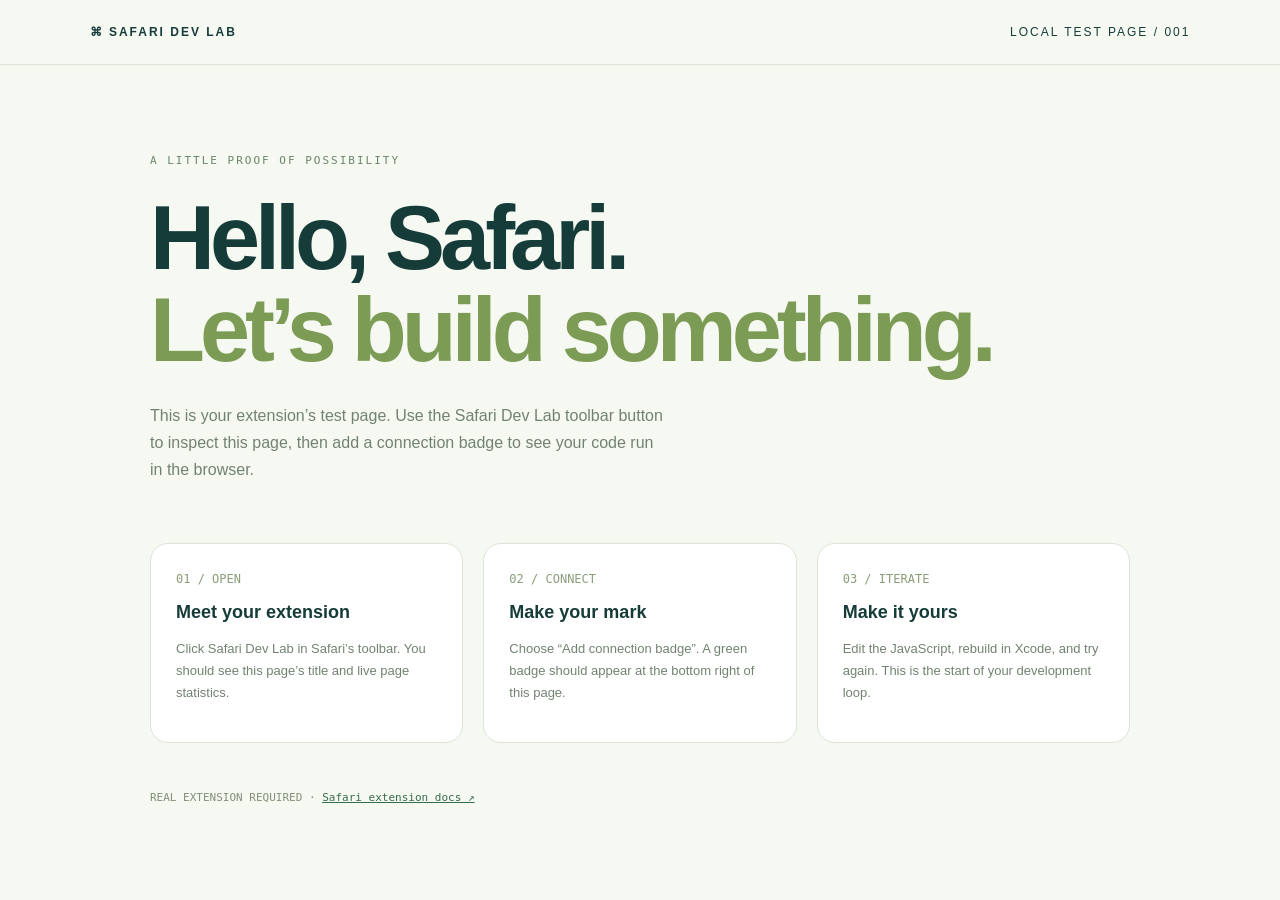
<file: demo/index.html>
<!doctype html><html lang="en"><head><meta charset="utf-8"><meta name="viewport" content="width=device-width,initial-scale=1"><title>Safari Dev Lab — Test page</title><style>
*{box-sizing:border-box}body{margin:0;background:#f6f8f2;color:#163c39;font-family:-apple-system,BlinkMacSystemFont,sans-serif}nav{display:flex;justify-content:space-between;padding:25px 7vw;border-bottom:1px solid #dce4d9;font-size:12px;letter-spacing:2px}main{max-width:1050px;margin:0 auto;padding:85px 35px}.tag{font:11px monospace;color:#6b8469;letter-spacing:2px}h1{font-size:clamp(50px,8vw,90px);line-height:1.02;letter-spacing:-5px;margin:25px 0}h1 em{font-style:normal;color:#7c9b54}p{color:#728271;line-height:1.7;max-width:520px}.steps{display:grid;grid-template-columns:repeat(3,1fr);gap:20px;margin-top:60px}article{padding:25px;border:1px solid #dce4d9;border-radius:18px;background:#fff}article span{font:12px monospace;color:#8a9e79}h2{font-size:18px}article p{font-size:13px}a{color:#356b50}footer{margin-top:48px;font:11px monospace;color:#819078}@media(max-width:650px){.steps{grid-template-columns:1fr}h1{letter-spacing:-2px}main{padding-top:45px}}</style></head><body><nav><b>⌘ SAFARI DEV LAB</b><span>LOCAL TEST PAGE / 001</span></nav><main><span class="tag">A LITTLE PROOF OF POSSIBILITY</span><h1>Hello, Safari.<br><em>Let’s build something.</em></h1><p>This is your extension’s test page. Use the Safari Dev Lab toolbar button to inspect this page, then add a connection badge to see your code run in the browser.</p><section class="steps"><article><span>01 / OPEN</span><h2>Meet your extension</h2><p>Click Safari Dev Lab in Safari’s toolbar. You should see this page’s title and live page statistics.</p></article><article><span>02 / CONNECT</span><h2>Make your mark</h2><p>Choose “Add connection badge”. A green badge should appear at the bottom right of this page.</p></article><article><span>03 / ITERATE</span><h2>Make it yours</h2><p>Edit the JavaScript, rebuild in Xcode, and try again. This is the start of your development loop.</p></article></section><footer>REAL EXTENSION REQUIRED · <a href="https://developer.apple.com/documentation/safariservices/safari-web-extensions">Safari extension docs ↗</a></footer></main></body></html>
</file>
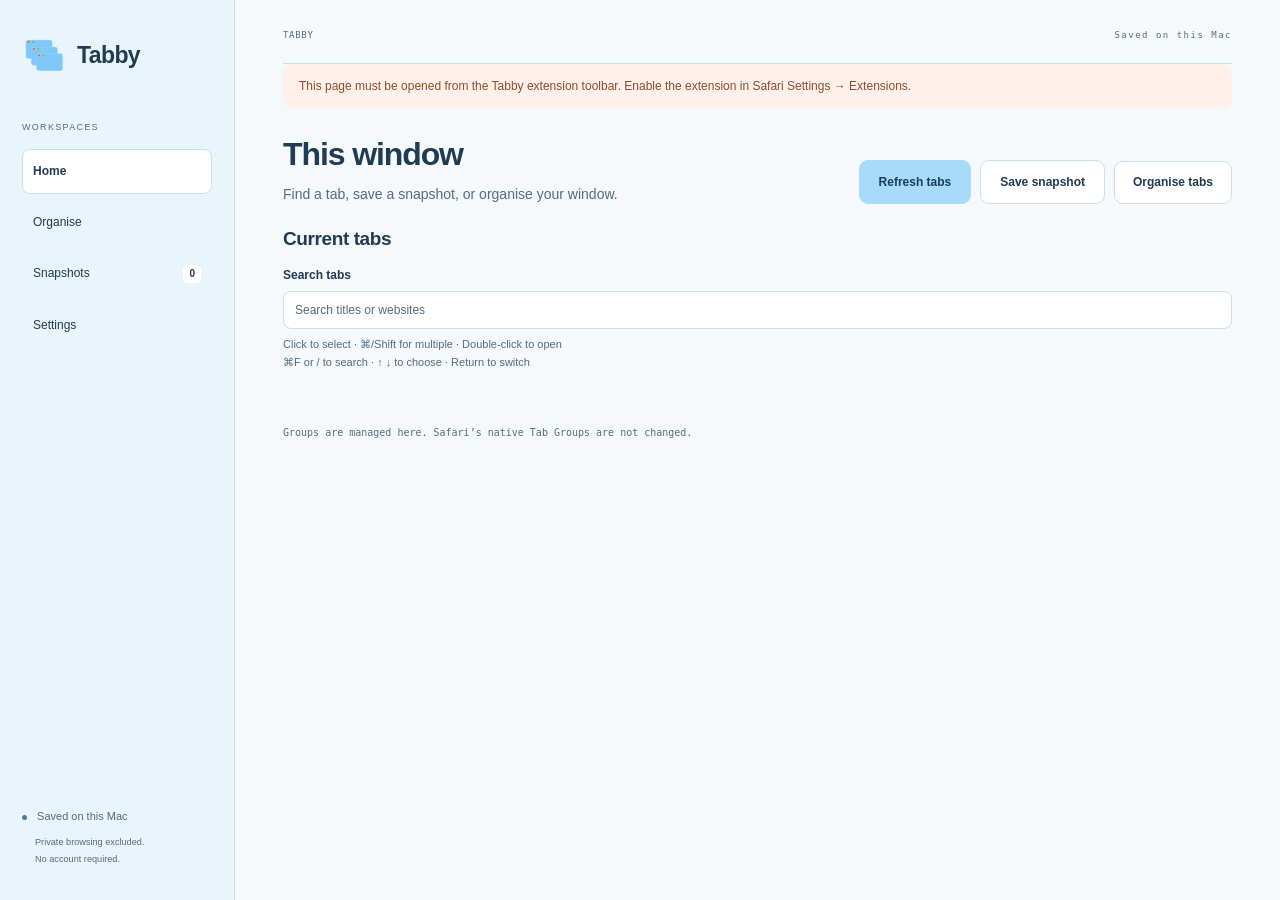
<file: extension/dashboard.html>
<!doctype html>
<html lang="en"><head><meta charset="utf-8"><meta name="viewport" content="width=device-width,initial-scale=1"><title>Tabby</title><link rel="stylesheet" href="dashboard.css"><script src="core.js" defer></script><script src="tab-selection.js" defer></script><script src="ai.js" defer></script><script src="dashboard-pages.js" defer></script><script src="dashboard-controls.js" defer></script><script src="dashboard.js" defer></script></head>
<body><aside><a class="brand" href="#home"><img src="icons/tabby-128.png" width="40" height="40" alt=""> Tabby</a><div class="nav-label">WORKSPACES</div><nav aria-label="Tabby pages"><a href="#home" class="nav-item" data-page-link="home">Home</a><a href="#organise" class="nav-item" data-page-link="organise">Organise</a><a href="#snapshots" class="nav-item" data-page-link="snapshots">Snapshots <b id="saved-count">0</b></a><a href="#settings" class="nav-item" data-page-link="settings">Settings</a></nav><div class="aside-note"><span class="dot"></span> Saved on this Mac<br><small>Private browsing excluded.<br>No account required.</small></div></aside>
<main><header><div class="eyebrow">TABBY</div><span class="local">Saved on this Mac</span></header><div id="status" class="status" role="status" aria-live="polite">Connecting to Safari…</div><section data-page="home" id="page-home"><section class="hero"><!-- Home --><div><h1>This window</h1><p>Find a tab, save a snapshot, or organise your window.</p></div><div class="actions"><button id="scan" class="primary">Refresh tabs</button><button id="snapshot-window">Save snapshot</button><a href="#organise" class="page-action">Organise tabs</a></div></section>
<section id="current-tabs" class="dashboard-current-tabs"><h2>Current tabs</h2><label for="dashboard-tab-search">Search tabs</label><input id="dashboard-tab-search" type="search" placeholder="Search titles or websites" autocomplete="off" aria-controls="dashboard-tab-list"><p class="hint">Click to select · ⌘/Shift for multiple · Double-click to open<br>⌘F or / to search · ↑ ↓ to choose · Return to switch</p><p id="dashboard-tab-count" class="hint" role="status"></p><div id="dashboard-tab-list"></div></section>
</section><section data-page="organise" id="page-organise" hidden><div class="page-heading"><h1>Organise</h1><p>Create groups, drag tabs to adjust, then arrange the Safari tab bar.</p></div><details id="ai" class="ai-panel" aria-labelledby="ai-heading"><summary class="ai-panel-summary">AI settings and data sharing</summary>
<div class="toolbar"><div><div class="eyebrow">META AI</div><h2 id="ai-heading">AI organise</h2><p>Manual grouping and saved workspaces work without an AI connection.</p></div><span id="ai-badge" class="service-badge">Disconnected</span></div>
<details id="connection-settings" class="connection-settings"><summary>Local service connection</summary><div class="connection-grid"><div><label for="ai-token">Local pairing token</label><input id="ai-token" type="password" autocomplete="off" spellcheck="false" placeholder="Paste your local service token" aria-describedby="ai-token-help"><p id="ai-token-help" class="hint">Use the pairing token generated by the local service, never your Meta API key. It stays in this page’s memory and is cleared when this page closes.</p><label class="checkline"><input type="checkbox" id="ai-remember">Keep pairing for this browser session</label><div class="actions"><button id="ai-connect">Connect & check status</button><button id="ai-refresh" disabled>Refresh status</button><button id="ai-disconnect" disabled>Disconnect</button></div></div><div class="service-info"><p><b>Local endpoint</b><br><code>http://127.0.0.1:8788</code></p><p><b>Current dashboard origin · updates automatically on connection</b><br><code id="ai-origin"></code></p><p>Follow the <a href="https://github.com/Jyosnorkel/safari-workspaces/blob/main/docs/meta-setup.md" target="_blank" rel="noopener noreferrer">local service setup guide</a>, create the initial pairing once, then enter its local token here. The service automatically updates Safari’s changing address when you connect. Your Meta API key stays in the service environment.</p></div></div></details>
<p id="ai-status" class="ai-status" role="status" aria-live="polite">Not connected. No model requests have been made by this page.</p>
<div id="ai-usage" class="usage" aria-label="Local service usage">Usage is available after connecting.</div><p class="hint">These limits apply to this local service, not your whole Meta account or a guaranteed spending cap.</p>
<div class="data-consent"><label class="checkline"><input type="checkbox" id="ai-consent"><span>I agree to send the included ungrouped tabs’ titles and sanitized URL paths, existing group names and counts, and saved grouping preferences to the local service and its configured Meta model provider for this suggestion.</span></label><p>URL credentials, query strings and fragments are removed. <b>Titles and paths can still contain sensitive information.</b> Page text and private/pinned/restricted tabs are excluded. Only checked ungrouped tabs are sent, alongside existing group names and tab counts and saved grouping preferences. Grouped tab titles and URLs are not sent. AI never closes or opens tabs.</p><details><summary id="ai-data-count">Preview the exact model input · 0 tabs</summary><pre id="ai-data-preview">[]</pre></details></div>
</details>
<label class="checkline"><input type="checkbox" id="ai-apply-direct" checked>Apply valid AI groups directly, then adjust them below</label><section class="toolbar"><div><h2>Review your tabs</h2><p id="scan-info">Scan a normal Safari window to get started.</p></div><div class="actions"><button id="new-group">+ New group</button><button id="cluster-tabs" disabled>Cluster tabs in Safari</button><button id="undo-cluster" hidden>Undo last reorder</button><button id="suggest" disabled title="Connect the local service, scan tabs and agree to the data disclosure first">AI organise</button></div></section>
<p id="cluster-help" class="hint">Cluster tabs in Safari applies your reviewed group order to the actual tab bar. Pinned and unchecked tabs keep their positions; they may separate a group.</p><p id="cluster-status" class="hint" role="status" aria-live="polite"></p>
<p class="hint">Click to select · ⌘/Shift for multiple · Double-click to switch. Drag selected tabs together. Uncheck a tab to leave it open; pinned and restricted tabs stay untouched.</p>
<section id="ai-review" class="ai-review" hidden aria-labelledby="ai-review-heading"><div class="toolbar"><div><div class="eyebrow">PENDING REVIEW</div><h2 id="ai-review-heading">Review proposed groups</h2><p id="ai-review-summary"></p></div><div class="actions"><button id="ai-discard">Discard suggestions</button><button id="ai-accept" class="primary">Accept reviewed suggestions</button></div></div><p class="hint">Rename a proposal or drag a tab row onto another proposed group. Use the grip to place a tab before another row. Your current groups remain unchanged until you accept. Unchecked tabs keep their current groups.</p><div id="ai-candidates" class="groups"></div></section>
<section id="manual-review" class="manual-review" aria-label="Manual tab groups"><p id="live-status" class="hint" role="status" aria-live="polite"></p><button id="live-reload" hidden>Load shared groups</button><p id="group-chip-help" class="hint">Drag a tab row anywhere onto a group card or chip to move it. Drop anywhere on a tab row to insert above it, or use Option + Up/Down on its grip to reorder. Click a group header or chip to collapse or expand it. Remove a group with its outside × button to keep its tabs in Ungrouped. Group menus remain available. Counts include unchecked and protected tabs; dragging edits dashboard groups and saved order. Use Cluster tabs in Safari to apply the order to the tab bar.</p><nav id="group-chips" class="group-chips" aria-label="Workspace groups" hidden></nav>
<div id="groups" class="groups"></div></section>
</section><section data-page="snapshots" id="page-snapshots" hidden><div class="page-heading"><h1>Snapshots</h1><p>Saved tabs and backups, ready to return to.</p></div><p class="backup-drop-hint">Drop a Tabby JSON backup anywhere here to open its saved URLs in a new window. Existing windows stay open. URLs and titles only; page state is not restored.</p><section class="saved-section" id="saved"><div class="toolbar"><div><h2>Saved for later</h2><p>Snapshots keep saved groups and tab order. Click to select · ⌘/Shift for multiple · Double-click to open a saved tab.</p></div><div class="actions"><button id="export-all">Export backups</button><button id="import-backup">Import backup</button><button id="refresh">Refresh saved</button><input id="backup-file" type="file" accept=".json,application/json" hidden></div></div><div id="workspaces" class="workspaces"></div></section>
</section><section data-page="settings" id="page-settings" hidden><div class="page-heading"><h1>Settings</h1><p>Appearance and preferences shared with the popup.</p></div><section id="dashboard-settings" class="dashboard-settings"><h2>Settings</h2><form id="dashboard-settings-form"><label for="dashboard-setting-theme">Appearance</label><select id="dashboard-setting-theme"><option value="system">System</option><option value="light">Light</option><option value="dark">Dark</option></select><label for="dashboard-setting-preferences">Grouping preferences</label><textarea id="dashboard-setting-preferences" maxlength="1200" rows="4" placeholder="For example: around 6 groups, specific tasks, always include Research"></textarea><p class="hint">Included with your tabs only when you explicitly request Meta grouping.</p><label for="dashboard-setting-autosave">Autosave frequency</label><select id="dashboard-setting-autosave"><option value="0">Off</option><option value="5">Every 5 minutes</option><option value="15">Every 15 minutes</option><option value="30">Every 30 minutes</option><option value="60">Every hour</option></select><p class="hint">Shared with the popup. Saves when either interface opens and the interval has elapsed. No background timer, tab closing or AI calls.</p><label class="checkline"><input type="checkbox" id="dashboard-setting-compact">Compact tab rows</label><button type="submit">Save settings</button><p id="dashboard-settings-status" class="hint" role="status"></p></form></section>
<section class="privacy"><h2>Keep a backup you control</h2><p>Save window snapshot captures available web tabs without closing anything, including pinned web tabs. Private browsing, this manager and restricted pages are excluded. Export a JSON backup to keep a separate copy; the Import backup button previews and saves without opening tabs. Dropping a backup anywhere on this dashboard saves it and opens its URLs in a new window. Backups contain full URLs and titles and are not encrypted.</p><h2>Before you save and close</h2><p>Only URLs and titles are saved. Unsaved forms, history, scroll position, and page state cannot be restored. Save important work first. Restore opens URLs in their saved order.</p><h2>AI connection</h2><p>AI runs only after you connect the local service, review the data disclosure, and request a suggestion. Your saved grouping preferences accompany included tabs. Service status checks stay local. You can apply validated suggestions directly after consent, or turn off direct application to review them first. Suggestions never change saved snapshots or close tabs. Page context is not implemented in this build.</p></section>
</section><footer>Groups are managed here. Safari’s native Tab Groups are not changed.</footer></main>
<dialog id="confirm"><form method="dialog"><h2 id="confirm-title"></h2><p id="confirm-text"></p><div class="actions"><button value="cancel">Cancel</button><button value="accept" class="primary" id="confirm-accept">Continue</button></div></form></dialog>
</body></html>
</file>
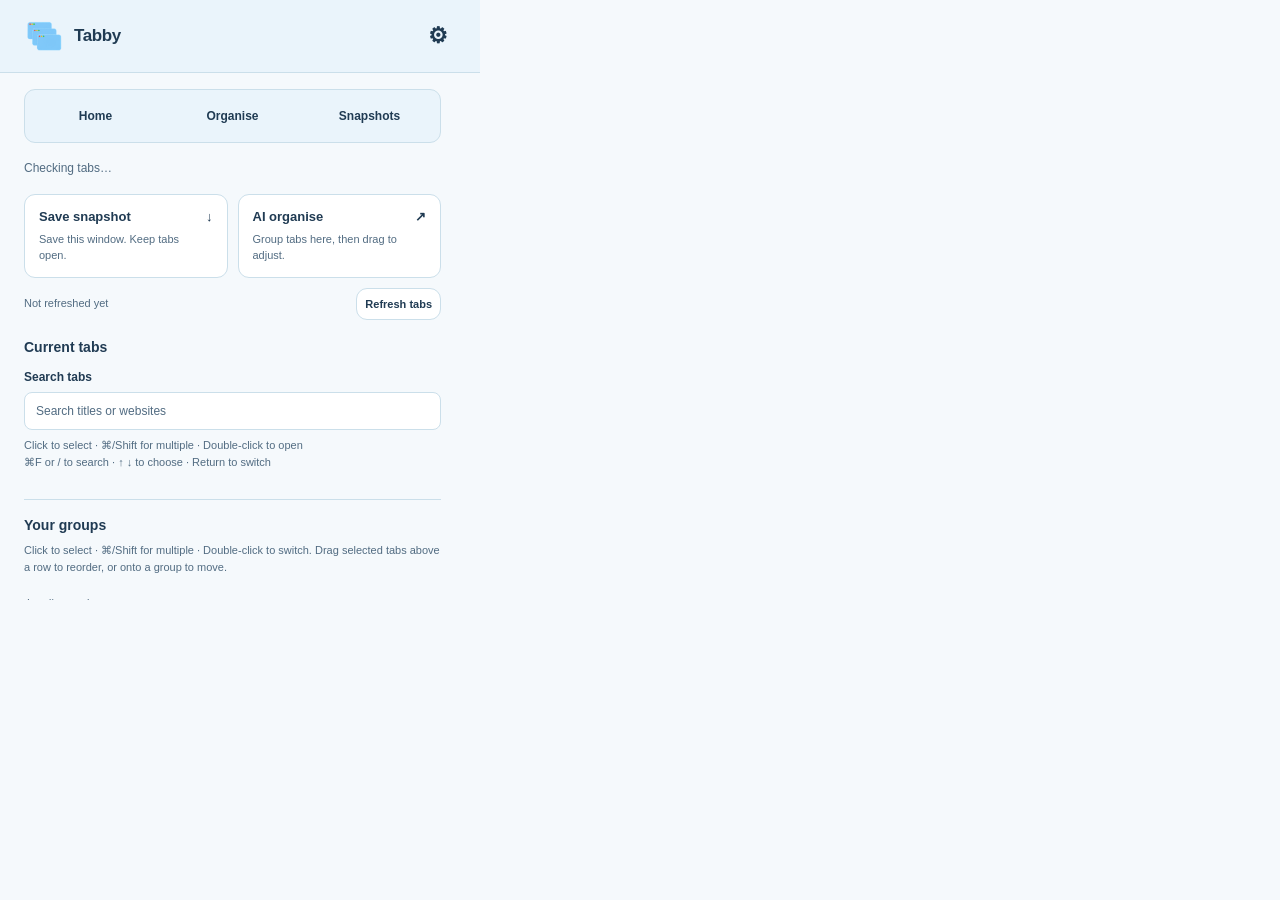
<file: extension/popup.html>
<!doctype html>
<html lang="en"><head><meta charset="utf-8"><meta name="viewport" content="width=device-width,initial-scale=1"><title>Tabby</title><link rel="stylesheet" href="popup.css"><script src="core.js" defer></script><script src="tab-selection.js" defer></script><script src="ai.js" defer></script><script src="popup.js" defer></script><script src="popup-ai.js" defer></script></head>
<body><header><img class="tabby-logo" src="icons/tabby-128.png" width="36" height="36" alt=""><button id="open" class="brand-link" title="Open the full Tabby webpage" aria-label="Tabby — open full webpage">Tabby</button><button id="settings-open" aria-label="Settings" title="Settings">⚙</button></header><main>
<nav class="view-nav" aria-label="Popup pages"><button data-view="home">Home</button><button data-view="organise">Organise</button><button data-view="snapshots">Snapshots</button></nav><section id="home-view"><p id="tab-count" class="intro">Checking tabs…</p>
<div class="primary-actions"><button id="save-snapshot"><span>Save snapshot<small>Save this window. Keep tabs open.</small></span><span aria-hidden="true">↓</span></button><button id="ai-organise"><span>AI organise<small>Group tabs here, then drag to adjust.</small></span><span aria-hidden="true">↗</span></button></div>
<div class="scan-row"><span id="scan-time">Not refreshed yet</span><button id="refresh-tabs">Refresh tabs</button></div>
<section class="home-tabs" aria-labelledby="home-tabs-heading"><h2 id="home-tabs-heading">Current tabs</h2><label class="home-search-label" for="home-tab-search">Search tabs</label><input id="home-tab-search" type="search" placeholder="Search titles or websites" autocomplete="off" aria-controls="home-tab-list"><p class="workspace-help">Click to select · ⌘/Shift for multiple · Double-click to open<br>⌘F or / to search · ↑ ↓ to choose · Return to switch</p><p id="home-tab-results" class="workspace-help" role="status"></p><div id="home-tab-list"></div></section></section><section id="popup-ai-panel" class="popup-ai-panel" hidden aria-labelledby="popup-ai-heading">
<div class="popup-ai-heading"><h2 id="popup-ai-heading">Organise with Meta</h2><button id="popup-ai-close" type="button">Back</button></div>
<details id="popup-ai-setup"><summary>Connection settings</summary><label for="popup-ai-token">Local pairing token</label><input id="popup-ai-token" type="password" autocomplete="off" spellcheck="false" placeholder="Local service token, not your Meta API key"><label class="popup-check"><input id="popup-ai-remember" type="checkbox"><span>Keep pairing for this browser session</span></label><p class="popup-ai-note">Optional. Uses session storage only when available. Your Meta API key stays in the local service.</p><div class="popup-ai-actions"><button id="popup-ai-connect" type="button">Connect</button><button id="popup-ai-forget" type="button">Forget pairing</button><button id="popup-ai-refresh" type="button">Refresh status</button></div><p class="popup-ai-note">Start the existing local AI service first. For initial pairing, use this extension address:<br><code id="popup-ai-origin"></code></p></details>
<p id="popup-ai-status" role="status" aria-live="polite"></p><p id="popup-ai-usage" class="popup-ai-note"></p>
<details><summary>Tabs, preferences &amp; privacy</summary><div id="popup-ai-tabs"></div><p class="popup-ai-note">Only checked ungrouped tabs are sent. Private, pinned and restricted tabs are excluded. URL credentials, queries and fragments are removed. Titles and paths may still be sensitive. Existing group names and tab counts are included as reference alongside your saved grouping preferences. Grouped tab titles and URLs are not sent. Page contents are not sent.</p><pre id="popup-ai-preview"></pre></details>
<label class="popup-check"><input id="popup-ai-consent" type="checkbox"><span>I agree to send these ungrouped tab titles, sanitized URL paths, existing group names and counts, and saved grouping preferences to Meta and apply the suggested groups.</span></label><button id="popup-ai-generate" type="button">Send tabs &amp; suggest groups</button>
<section id="popup-ai-review" hidden><h3>Review suggestions</h3><p class="popup-ai-note">Rename groups or move tabs before accepting. Existing groups stay unchanged until you accept.</p><div id="popup-ai-groups"></div><div class="popup-ai-actions"><button id="popup-ai-accept" type="button">Use reviewed groups</button><button id="popup-ai-discard" type="button">Discard</button></div></section>
</section>
<section id="home-groups" class="workspace-switcher" aria-labelledby="workspace-heading"><h2 id="workspace-heading">Your groups</h2><p class="workspace-help">Click to select · ⌘/Shift for multiple · Double-click to switch. Drag selected tabs above a row to reorder, or onto a group to move.</p><div id="live-groups"><p class="workspace-empty">Loading workspaces…</p></div></section>
<section id="home-extras">

</section><section id="snapshots-view" hidden><h2>Snapshots</h2><p class="workspace-help">Expand a snapshot to see its saved groups. Click to select · ⌘/Shift for multiple · Double-click to open a tab.</p><div id="snapshot-list"></div></section><section id="settings-view" hidden><h2>Settings</h2><form id="settings-form"><label>Appearance<select id="setting-theme"><option value="system">System</option><option value="light">Light</option><option value="dark">Dark</option></select></label><label>Grouping preferences<textarea id="setting-preferences" maxlength="1200" rows="5" placeholder="For example: around 6 groups, specific tasks, always include Research and Reading"></textarea></label><p class="workspace-help">Sent to Meta only when you explicitly request grouping. Avoid including sensitive information.</p><label>Autosave frequency<select id="setting-autosave"><option value="0">Off</option><option value="5">Every 5 minutes</option><option value="15">Every 15 minutes</option><option value="30">Every 30 minutes</option><option value="60">Every hour</option></select></label><p class="workspace-help">Saves a snapshot of the current normal window when the popup opens and the interval has elapsed. No tabs close. No background timer or AI calls.</p><label><input type="checkbox" id="setting-compact"> Compact tab rows</label><button type="submit">Save settings</button></form></section><p id="status" role="status" aria-live="polite">Snapshots stay on this Mac. AI requires your consent.</p>
<footer>Saved locally · No cloud sync</footer></main><section id="backup-drop" aria-label="Backup file drop feedback"><b>Drop a Tabby JSON backup</b><span>Valid backups restore saved URLs in a new window.</span><small>Tabby JSON · Existing windows stay open.<br>Page state and unsaved forms are not restored.</small></section></body></html>
</file>
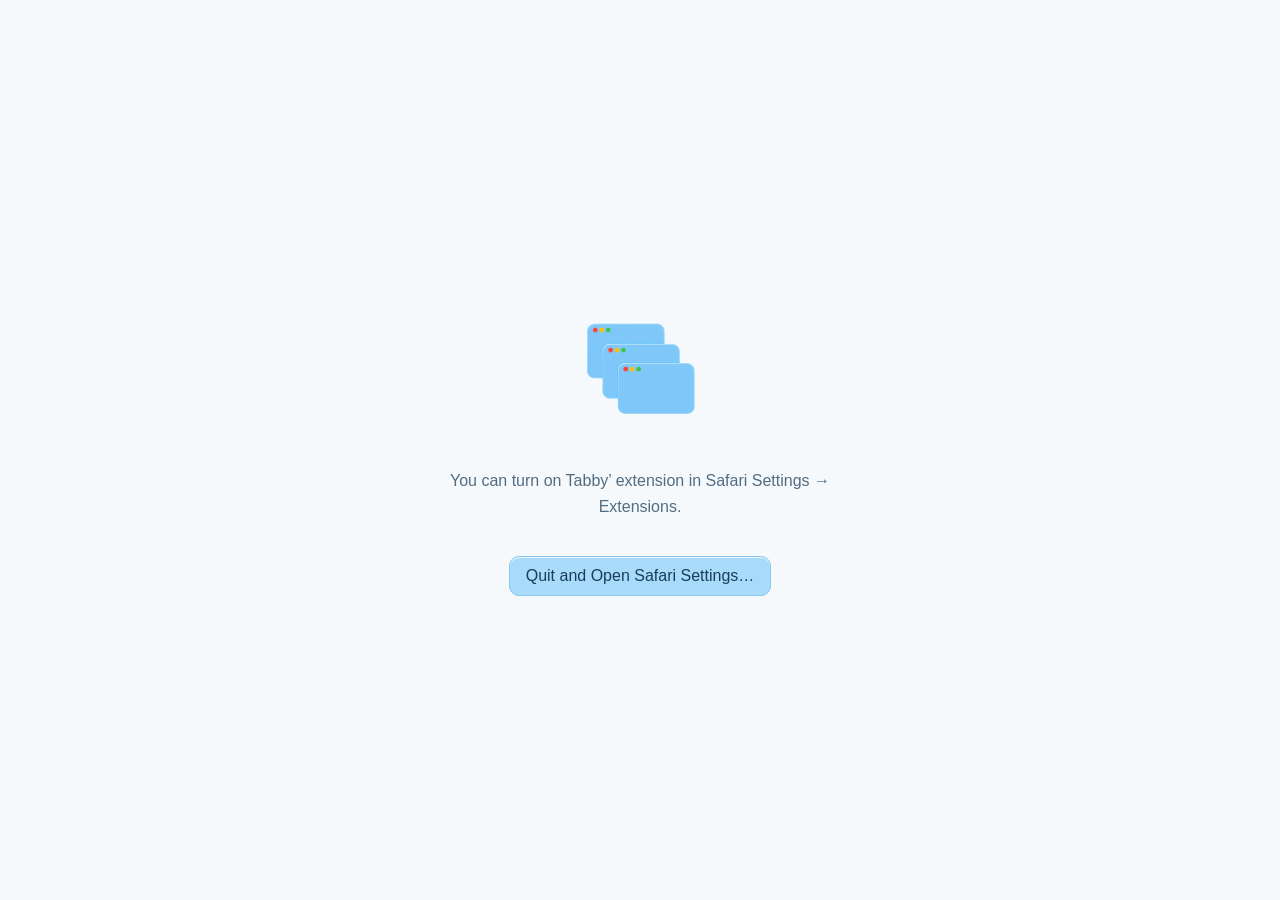
<file: native/Safari Dev Lab/Safari Dev Lab/Resources/Base.lproj/Main.html>
<!DOCTYPE html>
<html>
<head>
    <meta http-equiv="Content-Type" content="text/html; charset=utf-8">
    <meta http-equiv="Content-Security-Policy" content="default-src 'self'">

    <meta name="viewport" content="width=device-width, initial-scale=1, user-scalable=no">

    <link rel="stylesheet" href="../Style.css">
    <script src="../Script.js" defer></script>
</head>
<body>
    <img src="../Icon.png" width="128" height="128" alt="Tabby icon">
    <p class="state-unknown">You can turn on Tabby’ extension in Safari Settings → Extensions.</p>
    <p class="state-on">Tabby’ extension is currently on. You can turn it off in Safari Settings → Extensions.</p>
    <p class="state-off">Tabby’ extension is currently off. You can turn it on in Safari Settings → Extensions.</p>
    <button class="open-preferences">Quit and Open Safari Settings…</button>
</body>
</html>
</file>
<file: extension/dashboard.css>
:root{font-family:-apple-system,BlinkMacSystemFont,"Segoe UI",sans-serif;color:#172c3e;background:#eff6fa;color-scheme:light}*{box-sizing:border-box}html{scroll-behavior:smooth}body{margin:0}button,input,select{font:inherit}button,a,input,select{outline-offset:4px}button:focus-visible,a:focus-visible,input:focus-visible,select:focus-visible{outline:3px solid #4f6e87}button{border:1px solid #c2daed;border-radius:9px;background:#fff;padding:10px 15px;color:#1e3a50;font-size:12px;font-weight:600;cursor:pointer}button:hover{background:#e3eef7}button:disabled{opacity:.45;cursor:not-allowed}.primary{background:#93bddf;border-color:#93bddf}.primary:hover{background:#7bafd9}aside{position:fixed;inset:0 auto 0 0;width:235px;border-right:1px solid #cadeef;background:#e6f0f8;padding:33px 22px;display:flex;flex-direction:column}.brand{display:flex;align-items:center;gap:11px;text-decoration:none;color:inherit;font-size:20px;font-weight:700;letter-spacing:-.7px}.brand span{display:grid;place-items:center;width:34px;height:34px;border-radius:10px;background:#172c3e;color:#adcde7;font-size:27px}.nav-label{font-size:9px;letter-spacing:1.3px;color:#6588a4;margin:45px 0 17px}.nav-item{padding:13px 10px;font-size:12px;text-decoration:none;color:#2b5476;border-radius:8px;margin-bottom:7px}.nav-item:hover{background:#d1e3f2}.nav-item b{float:right;font-size:10px;background:#cfe2f1;padding:2px 6px;border-radius:5px}.aside-note{margin-top:auto;font-size:11px;line-height:1.7;color:#435d72}.aside-note small{display:block;margin:8px 0 0 13px;color:#6e8faa;line-height:1.8}.dot{display:inline-block;width:5px;height:5px;border-radius:50%;background:#577893;margin-right:7px}main{margin-left:235px;max-width:1600px;padding:30px 48px}header{display:flex;align-items:center;justify-content:space-between;padding-bottom:23px;border-bottom:1px solid #cce0f0}.eyebrow,.local{font:9px ui-monospace,monospace;letter-spacing:1.5px;color:#6487a4}.local{color:#4b687f}.hero{display:flex;align-items:flex-end;justify-content:space-between;gap:24px;padding:45px 0 25px}h1{font-size:clamp(38px,4.5vw,62px);letter-spacing:-2.7px;line-height:1.04;margin:0 0 17px;font-weight:600}p{font-size:12px;color:#5d819e;line-height:1.6;margin:7px 0}.hero p{font-size:14px}.hero button{margin-bottom:8px;padding:14px 19px;white-space:nowrap}.status{padding:13px 16px;border-radius:9px;background:#dbe9f4;color:#2d587b;font-size:12px;line-height:1.5;min-height:44px}.status.error{background:#f6e8df;color:#8c4d2e}.toolbar{display:flex;align-items:center;justify-content:space-between;gap:15px;margin:31px 0 8px}h2{font-size:19px;font-weight:600;letter-spacing:-.4px;margin:0}.actions{display:flex;gap:9px;align-items:center;flex-wrap:wrap}.hint{font-size:11px;margin-bottom:18px}.groups{display:grid;gap:18px;grid-template-columns:repeat(auto-fit,minmax(330px,1fr))}.group{background:#fff;border:1px solid #c9deef;border-radius:16px;overflow:hidden}.group-header{padding:20px 20px 12px;display:flex;align-items:center;gap:12px}.group input[type=text]{font-size:17px;font-weight:600;width:100%;min-width:0;border:0;border-bottom:1px solid transparent;padding:3px;color:#1e3a50;background:transparent}.group input[type=text]:focus{border-bottom-color:#7191ab}.count{font:10px monospace;color:#6d8ea9;white-space:nowrap}.group-reason{padding:0 20px;font-size:11px}.tabs{padding:0 16px;max-height:400px;overflow:auto}.tab{display:grid;grid-template-columns:18px 1fr;gap:8px;padding:13px 2px;border-bottom:1px solid #e2eef7}.tab input{accent-color:#4b6981;margin:3px 0}.tab-content{min-width:0}.tab-title{font-size:12px;font-weight:500;white-space:nowrap;overflow:hidden;text-overflow:ellipsis}.tab-url{font-size:10px;color:#6e8faa;white-space:nowrap;overflow:hidden;text-overflow:ellipsis;margin-top:4px}.tab select{font-size:10px;color:#4f6d86;max-width:100%;border:1px solid #d3e4f2;background:#f3f7fb;border-radius:5px;margin-top:8px;padding:3px 5px}.group-footer{display:flex;flex-wrap:wrap;gap:8px;padding:16px 20px;background:#f9fbfd}.group-footer button{font-size:11px;padding:9px 11px}.empty{padding:27px;border:1px dashed #b2d0e9;border-radius:12px;color:#6c8da8;font-size:12px;line-height:1.7;grid-column:1/-1}.group .empty{margin:10px 18px;padding:20px}.saved-section{margin-top:40px}.workspaces{display:grid;grid-template-columns:repeat(auto-fit,minmax(290px,1fr));gap:16px;margin-top:18px}.workspace{background:#e3eef7;border:1px solid #c9deef;border-radius:13px;padding:21px}.workspace h3{font-size:17px;letter-spacing:-.4px;margin:0 0 8px;overflow-wrap:anywhere}.workspace .actions{margin-top:15px}.workspace details{margin-top:15px;font-size:11px;color:#577994}.workspace li{margin:8px 0;overflow-wrap:anywhere}.workspace small{font-size:10px;color:#6689a5}.recovery{background:#fff6e6;border:1px solid #e3cfa5;padding:10px;border-radius:8px;margin-top:12px}.privacy{border-top:1px solid #c9deef;margin-top:40px;padding-top:25px;max-width:800px}.privacy h2{font-size:13px;margin-top:18px}.privacy p{font-size:11px}footer{font:10px ui-monospace,monospace;color:#7997b0;margin:35px 0 15px;line-height:1.7}dialog{border:1px solid #c9deef;border-radius:16px;padding:28px;max-width:460px;color:#172c3e;background:#f3f7fb}dialog::backdrop{background:#172c3d66;backdrop-filter:blur(3px)}dialog p{font-size:13px;margin:15px 0 24px}dialog .actions{justify-content:flex-end}@media(max-width:950px){aside{width:185px;padding:25px 15px}main{margin-left:185px;padding:25px}.toolbar,.hero{align-items:flex-start;flex-direction:column}.groups{grid-template-columns:1fr}}@media(max-width:600px){aside{position:static;width:auto;border-right:0;border-bottom:1px solid #cadeef;padding:18px}.nav-label,.nav-item,.aside-note{display:none}main{margin:0;padding:22px}.hero{padding-top:30px}h1{font-size:42px;letter-spacing:-1.7px}.groups,.workspaces{grid-template-columns:minmax(0,1fr)}}

/* Meta connection and staged review share the existing workspace layout. */
[hidden]{display:none!important}.ai-panel{margin-top:24px;border:1px solid #bfd8ed;border-radius:16px;padding:22px;background:#fff}.ai-panel .toolbar,.ai-review .toolbar{margin:0 0 14px}.ai-panel h2{margin-top:7px}.service-badge{font:10px ui-monospace,monospace;white-space:nowrap;border:1px solid #c2daed;border-radius:20px;padding:7px 11px;color:#53738d}.service-badge.connected{background:#d2e4f2;border-color:#a0c5e3;color:#2a5272}.connection-settings{border-top:1px solid #d7e7f4;padding-top:14px}.connection-settings summary,.data-consent summary{font-size:12px;color:#2b5476;cursor:pointer;line-height:1.6}.connection-grid{display:grid;grid-template-columns:1.1fr 1fr;gap:24px;margin-top:16px}.connection-grid label{display:block;font-size:12px;font-weight:600;margin-bottom:8px}.connection-grid input{width:100%;border:1px solid #b2d0e9;border-radius:8px;padding:11px 12px;font-size:12px;background:#f7fafd;color:#1e3a50}.connection-grid .hint{font-size:10px;margin:8px 0 12px}.service-info{border-left:1px solid #d2e4f2;padding-left:22px}.service-info p{font-size:10px;margin:0 0 12px}.service-info code{font-size:10px;overflow-wrap:anywhere;user-select:all}.ai-status{font-size:12px;margin-top:18px;line-height:1.6;color:#305d81}.ai-status.error{color:#9a4e2b}.usage{font-size:11px;color:#587b97;line-height:1.8;background:#ecf4fa;border-radius:8px;padding:10px 13px;margin-top:9px}.data-consent{margin-top:18px;padding-top:16px;border-top:1px solid #d2e4f2}.checkline{display:flex;align-items:flex-start;gap:10px;font-size:12px;line-height:1.6;color:#234560}.checkline input{accent-color:#4b6981;margin-top:4px;flex-shrink:0}.data-consent p{font-size:11px;margin:9px 0 12px 24px}.data-consent details{margin-left:24px}.data-consent pre{white-space:pre-wrap;overflow-wrap:anywhere;max-height:230px;overflow:auto;font:10px/1.7 ui-monospace,monospace;background:#ecf4fa;border:1px solid #d2e4f2;border-radius:8px;padding:12px}.ai-review{margin:18px 0 25px;padding:20px;border-radius:16px;background:#dae8f4;border:1px solid #aecee8}.ai-review .group{border-color:#aecee8}.ai-review .tab{grid-template-columns:1fr}.ai-review .group-header{align-items:flex-start}.ai-review .group input[type=text]{font-size:15px}.group-select-actions{display:flex;gap:8px;padding:0 20px 12px}.group-select-actions button{font-size:10px;padding:5px 8px}.group-select-actions button:last-child{margin-left:auto}@media(max-width:950px){.connection-grid{grid-template-columns:1fr}.service-info{border-left:0;border-top:1px solid #d2e4f2;padding:15px 0 0}.ai-panel .toolbar,.ai-review .toolbar{align-items:flex-start}.ai-review{padding:15px}.ai-panel{padding:18px}}@media(prefers-reduced-motion:reduce){html{scroll-behavior:auto}}

/* Local manual-group navigation and dedicated drag grips. */
.group-chips{display:flex;gap:9px;overflow-x:auto;overscroll-behavior-inline:contain;padding:5px 3px 13px;margin-bottom:8px;scrollbar-width:thin}.group-chip{display:inline-flex;align-items:center;gap:9px;flex:0 0 auto;max-width:300px;border-radius:24px;background:#dbe9f5;border-color:#aecde7;padding:9px 13px;white-space:nowrap}.group-chip-name{overflow:hidden;text-overflow:ellipsis;max-width:215px}.group-chip-count{display:inline-grid;place-items:center;min-width:21px;height:21px;padding:0 5px;border-radius:12px;background:#fff;font:10px ui-monospace,monospace;color:#305c80}.group-chip-arrow{font-size:11px;color:#4a677e}.group-chip.is-collapsed{background:#fff}.group-chip.is-drop-target{background:#a5c8e5;border-color:#4e6d86;box-shadow:0 0 0 3px #6789a533}.group-header{flex-wrap:wrap}.group-header input[type=text]{flex:1 1 130px}.group-header .count{font-size:9px}.group-toggle{padding:5px 8px;font-size:10px;border-color:#cde1f1;background:#f2f7fb;flex:0 0 auto}.group.is-collapsed .group-header{padding-bottom:18px}.tab.draggable-tab{grid-template-columns:18px 23px minmax(0,1fr)}.drag-handle{padding:1px 3px;border:0;background:transparent;color:#5e83a1;cursor:grab;font-size:17px;line-height:20px;align-self:start;user-select:none}.drag-handle:active{cursor:grabbing}.drag-handle:hover{color:#244560;background:#e1edf6}.drag-handle:focus-visible{outline:2px solid #4f6e87}@media(max-width:600px){.group-chip{max-width:240px}.group-chip-name{max-width:160px}.group-header .count{white-space:normal}}

.manual-review{position:relative}.group-chips{position:sticky;top:10px;z-index:3;background:#eff6faf2;backdrop-filter:blur(10px);border-radius:12px}.group-chips.is-dragging .group-chip{border-style:dashed;border-color:#6a8ca8}.group-chips.is-dragging .group-chip::after{content:'Drop';font-size:9px;color:#445e73}.group-chips.is-dragging .group-chip.is-drop-target{border-style:solid}@media(prefers-reduced-transparency:reduce){.group-chips{background:#eff6fa;backdrop-filter:none}}

.group.is-collapsed{align-self:start}

/* Whole-row movement with Finder-style destination and insertion feedback. */
.tab[draggable=true]{cursor:grab;border-radius:7px;transition:background .12s ease,box-shadow .12s ease}.tab[draggable=true]:hover{background:#e6f0f8}.tab[draggable=true]:active{cursor:grabbing}.tab input,.tab select{cursor:default}.group.is-drop-target{border-color:#4d6b83;box-shadow:0 0 0 3px #7393ad55;background:#eff5fa}.tab.is-drop-target{box-shadow:inset 0 3px #4d6b83;background:#e1edf6}.ai-review .tab.draggable-proposal{grid-template-columns:minmax(0,1fr)}@media(prefers-reduced-motion:reduce){.tab[draggable=true]{transition:none}}
.backup-drop-hint{padding:14px 17px;border:1px dashed #95bee0;border-radius:12px;background:#e6f0f8;color:#456076;font-size:12px}.backup-drop-active::after{content:'Drop backup to open in a new window';position:fixed;inset:20px;z-index:100;display:grid;place-items:center;border:3px dashed #547590;border-radius:24px;background:#e5eff7eb;color:#1e3a50;font-size:clamp(20px,3vw,34px);font-weight:600;backdrop-filter:blur(4px);pointer-events:none}
.ai-review .tab.draggable-proposal{grid-template-columns:23px minmax(0,1fr)}

.hero h1{font-size:36px;letter-spacing:-1.2px;line-height:1.15}.hero{padding:30px 0 22px}.ai-panel-summary{font-size:14px;font-weight:600;cursor:pointer}.ai-panel[open]>.ai-panel-summary{margin-bottom:20px}.backup-drop-hint{font-size:11px;padding:11px 14px;background:transparent}.eyebrow{letter-spacing:.7px}

.brand img{object-fit:contain;flex:none}

/* Tabby: quiet sky-blue surfaces, crisp text and flat, consistent surfaces. */
:root{--tabby-ink:#203b53;--tabby-muted:#526c82;--tabby-blue:#a8dafa;--tabby-line:#d4e4ef;color:var(--tabby-ink);background:#f5f9fc}
aside{background:#eaf4fb;border-color:var(--tabby-line)}
.brand{font-size:23px;letter-spacing:-.6px}.brand img{width:44px;height:44px}
.nav-item{font-weight:500}.nav-item:hover{background:#dceefa}
button{border-color:#cbdfea;color:var(--tabby-ink);box-shadow:none;transition:background .15s,border-color .15s}
button:hover{background:#eaf5fd;border-color:#a9cce4}.primary{background:var(--tabby-blue);border-color:#8ac6ed;color:#173e5b}.primary:hover{background:#96d0f5;border-color:#73b9e7}
button:focus-visible,a:focus-visible,input:focus-visible,select:focus-visible{outline-color:#267db5}
p,.hint,.count,.tab-url,.workspace small,.workspace details,.aside-note small,footer,.eyebrow,.nav-label{color:var(--tabby-muted)}
.group,.ai-panel,.workspace,dialog{border-color:var(--tabby-line);box-shadow:none}
.group,.ai-panel{border-radius:18px}.group-header{padding-top:22px}.group-footer{background:#f7fbfe}
.workspace{background:#edf6fc}.status{background:#e7f3fc;color:#345b78}.status.error{background:#fff0e9;color:#8c4d2e}
.group-chip{background:#e7f3fc;border-color:#c5deef}.group-chip-count{color:#355d7b}.group-chip-arrow{color:#526c82}
.group-chips{background:#f5f9fcf2}.group-chip.is-drop-target,.group.is-drop-target{background:#dceffc;border-color:#4d9ad0;box-shadow:0 0 0 3px #71b7e733}
.tab.is-drop-target{background:#e7f4fd;box-shadow:inset 0 3px #4d9ad0}.tab[draggable=true]:hover{background:#f0f7fc}
.ai-review{background:#e7f3fc;border-color:#bedbee}.ai-review .group{border-color:#bedbee}
.backup-drop-hint{background:#eef7fd;border-color:#b4d5ec;color:#456782}.backup-drop-active::after{background:#eaf6fdeb;border-color:#5aa5d5;color:#203b53}
.service-badge.connected{background:#e8f4ef;border-color:#bddaca;color:#32664f}
@media(prefers-reduced-transparency:reduce){.group-chips{background:#f5f9fc;backdrop-filter:none}}
@media(prefers-reduced-motion:reduce){button{transition:none}}

/* Shared semantic surfaces keep every dashboard state legible in both themes. */
:root{--surface-page:#f5f9fc;--surface:#fff;--surface-raised:#eaf4fb;--surface-soft:#edf6fc;--surface-hover:#dceefa;--ink:#203b53;--muted:#526c82;--line:#cbdfea;--accent:#a8dafa;--accent-ink:#173e5b;--focus:#267db5;--error-bg:#fff0e9;--error-ink:#8c4d2e;--warning-bg:#fff6e6;--warning-ink:#79531b;--success-bg:#e8f4ef;--success-ink:#32664f;color-scheme:light}
html[data-theme=dark]{--surface-page:#14212c;--surface:#1d303e;--surface-raised:#243c4e;--surface-soft:#223747;--surface-hover:#304e63;--ink:#e2eef7;--muted:#b2c8d9;--line:#476074;--accent:#7fc5ef;--accent-ink:#102c40;--focus:#84cdfb;--error-bg:#492d29;--error-ink:#ffd0bc;--warning-bg:#403722;--warning-ink:#f5d99c;--success-bg:#203e34;--success-ink:#b8e7d0;color-scheme:dark}
@media(prefers-color-scheme:dark){html:not([data-theme=light]){--surface-page:#14212c;--surface:#1d303e;--surface-raised:#243c4e;--surface-soft:#223747;--surface-hover:#304e63;--ink:#e2eef7;--muted:#b2c8d9;--line:#476074;--accent:#7fc5ef;--accent-ink:#102c40;--focus:#84cdfb;--error-bg:#492d29;--error-ink:#ffd0bc;--warning-bg:#403722;--warning-ink:#f5d99c;--success-bg:#203e34;--success-ink:#b8e7d0;color-scheme:dark}}
:root{--tabby-ink:var(--ink);--tabby-muted:var(--muted);--tabby-line:var(--line);--tabby-blue:var(--accent);color:var(--ink);background:var(--surface-page)}
body{background:var(--surface-page);color:var(--ink)}aside{background:var(--surface-raised)}
button,input,select,textarea,dialog,.group,.ai-panel{background:var(--surface);color:var(--ink);border-color:var(--line)}
button:hover,.nav-item:hover,.drag-handle:hover,.tab[draggable=true]:hover{background:var(--surface-hover);color:var(--ink);border-color:var(--line)}
.primary,.primary:hover{background:var(--accent);color:var(--accent-ink);border-color:var(--accent)}
.group input[type=text],.tab select,.connection-grid input{color:var(--ink);background:var(--surface);border-color:var(--line)}
p,.hint,.count,.tab-url,.workspace small,.workspace details,.aside-note,.aside-note small,footer,.eyebrow,.nav-label,.local,.group-chip-arrow,.service-info p,.usage,.ai-status,.service-badge,.connection-settings summary,.data-consent summary,.checkline{color:var(--muted)}
.nav-item{color:var(--ink)}.nav-item b,.group-chip-count{background:var(--surface);color:var(--ink)}
.group-footer,.workspace,.status,.ai-review,.usage,.data-consent pre,.group-chip,.backup-drop-hint{background:var(--surface-soft);color:var(--ink);border-color:var(--line)}
.group-chip.is-collapsed{background:var(--surface)}.group-chips{background:var(--surface-page);backdrop-filter:none}.group-chip-count{color:var(--ink)}
.group,.ai-panel,.workspace,dialog,.ai-review .group,header,aside,.tab,.workspace,.privacy,.connection-settings,.service-info,.data-consent,.data-consent pre,.group-toggle{border-color:var(--line)}
.group-toggle{background:var(--surface-soft)}.drag-handle{color:var(--muted);background:transparent}
.group-chip.is-drop-target,.group.is-drop-target{background:var(--surface-hover);border-color:var(--focus);box-shadow:0 0 0 3px color-mix(in srgb,var(--focus) 30%,transparent)}
.tab.is-drop-target{background:var(--surface-hover);box-shadow:inset 0 3px var(--focus)}
.status.error{background:var(--error-bg);color:var(--error-ink)}.ai-status.error{color:var(--error-ink)}.recovery{background:var(--warning-bg);color:var(--warning-ink);border-color:var(--warning-ink)}
.service-badge.connected{background:var(--success-bg);color:var(--success-ink);border-color:var(--success-ink)}
.backup-drop-active::after{background:var(--surface-raised);color:var(--ink);border-color:var(--focus);backdrop-filter:none}
button:focus-visible,a:focus-visible,input:focus-visible,select:focus-visible,textarea:focus-visible{outline:3px solid var(--focus);outline-offset:4px}.drag-handle:focus-visible{outline-color:var(--focus)}
dialog::backdrop{background:#07111db3;backdrop-filter:none}

/* Popup/webpage parity: one palette, predictable sizing, compact quiet cards. */
:root{--surface-page:#f5f9fc;--surface:#fff;--surface-raised:#eaf4fb;--surface-soft:#eaf4fb;--surface-hover:#e7f3fc;--ink:#203b53;--muted:#526c82;--line:#cbdfea;--accent:#a8dafa;--accent-ink:#173e5b;--focus:#267db5;--error:#9f3838}
html[data-theme=dark]{--surface-page:#172430;--surface:#223646;--surface-raised:#263e50;--surface-soft:#263e50;--surface-hover:#29485d;--ink:#e1edf5;--muted:#b7ccda;--line:#466176;--accent:#83c5f0;--accent-ink:#102c40;--focus:#89d0ff;--error:#ffb2a9}
@media(prefers-color-scheme:dark){html:not([data-theme=light]){--surface-page:#172430;--surface:#223646;--surface-raised:#263e50;--surface-soft:#263e50;--surface-hover:#29485d;--ink:#e1edf5;--muted:#b7ccda;--line:#466176;--accent:#83c5f0;--accent-ink:#102c40;--focus:#89d0ff;--error:#ffb2a9}}
main,main>section,.groups,.group,.workspaces,.workspace,.toolbar,.actions{min-width:0}
button,input,select,textarea{-webkit-appearance:none;appearance:none;box-shadow:none}
input[type=checkbox]{-webkit-appearance:checkbox;appearance:auto;accent-color:var(--focus)}
input::placeholder,textarea::placeholder{color:var(--muted);opacity:1}
input,select,textarea{font:inherit}
#current-tabs,#dashboard-settings{margin:30px 0;scroll-margin-top:20px}
#current-tabs h2,#dashboard-settings h2{margin-bottom:12px}
#current-tabs label,#dashboard-settings label{display:block;font-size:12px;font-weight:600;line-height:1.5;margin:16px 0 7px}
#dashboard-tab-search,#dashboard-settings :is(input:not([type=checkbox]),select,textarea){display:block;box-sizing:border-box;width:100%;max-width:100%;min-width:0;min-height:38px;border:1px solid var(--line);border-radius:8px;padding:9px 11px;background:var(--surface);color:var(--ink);font:inherit;font-size:12px;line-height:1.5}
#dashboard-tab-search::-webkit-search-decoration{-webkit-appearance:none}
#dashboard-tab-list{display:grid;grid-template-columns:minmax(0,1fr);gap:6px;min-width:0;margin-top:12px}
#dashboard-tab-list button{display:block;width:100%;min-width:0;max-width:100%;overflow:hidden;text-align:left;padding:11px 12px;border-radius:9px;border:1px solid var(--line);background:var(--surface);color:var(--ink);font-size:12px;line-height:1.45}
#dashboard-tab-list button:is(:hover,.is-selected){background:var(--surface-hover)}
#dashboard-tab-list button.is-selected{border-color:var(--focus)}
#dashboard-tab-list :is(.workspace-tab-title,.workspace-tab-host,.dashboard-tab-title,.dashboard-tab-host,strong,small){display:block;min-width:0;max-width:100%;white-space:nowrap;overflow:hidden;text-overflow:ellipsis}
#dashboard-tab-list :is(small,.workspace-tab-host,.dashboard-tab-host){margin-top:3px;font-size:11px;color:var(--muted);font-weight:400}
#dashboard-settings{padding:20px;border:1px solid var(--line);border-radius:12px;background:var(--surface)}
#dashboard-settings form{max-width:680px}
#dashboard-settings textarea{resize:vertical;min-height:112px;max-height:320px}
#dashboard-settings :is(.hint,.workspace-help){font-size:11px;line-height:1.55;color:var(--muted);margin:7px 0 16px}
#dashboard-settings input[type=checkbox]{width:14px;height:14px;vertical-align:-2px;margin:0 7px 0 0}
#dashboard-settings button[type=submit]{min-height:38px;margin-top:14px}
.compact #dashboard-tab-list button,.compact .tab{padding-top:6px;padding-bottom:6px}

/* Saved snapshots stay compact until opened; destructive actions stay outside. */
.workspaces{grid-template-columns:minmax(0,1fr);gap:10px}
.snapshot-entry{position:relative;min-width:0;padding-right:30px}
.snapshot-entry>.workspace.snapshot-card{padding:0;margin:0;border:1px solid var(--line);border-radius:9px;overflow:hidden;background:var(--surface);color:var(--ink)}
.snapshot-card>summary{display:flex;align-items:center;flex-wrap:wrap;gap:8px;list-style:none;min-height:56px;padding:12px 112px 12px 13px;cursor:pointer;font-size:12px;line-height:1.5;color:var(--ink)}
.snapshot-card>summary::-webkit-details-marker{display:none}
.snapshot-card>summary::before{content:'▸';font-size:10px;color:var(--muted)}
.snapshot-card[open]>summary::before{content:'▾'}
.snapshot-card>summary:hover{background:var(--surface-hover)}
.snapshot-card>summary:focus-visible{outline:2px solid var(--focus);outline-offset:-3px;border-radius:8px}
.snapshot-card[open]>summary{border-bottom:1px solid var(--line)}
.snapshot-card .snapshot-date{font-weight:600;white-space:nowrap}
.snapshot-card .snapshot-stats{font-size:11px;font-weight:400;color:var(--muted);white-space:nowrap}
.snapshot-card .snapshot-stats::before{content:'· ';}
.snapshot-entry>.snapshot-export{position:absolute;right:41px;top:11px;min-height:34px;padding:7px 10px;font-size:11px;background:var(--surface);color:var(--ink);border-color:var(--line)}
.snapshot-entry>.snapshot-delete{position:absolute;right:0;top:14px;width:24px;min-height:28px;padding:3px;border:0;background:transparent;color:var(--muted);font-size:18px;line-height:1}
.snapshot-entry>.snapshot-delete:hover,.snapshot-entry>.snapshot-delete:focus-visible{color:var(--error);background:var(--surface-hover)}
.snapshot-card>:not(summary){margin-left:14px;margin-right:14px}
.snapshot-card>.snapshot-name{font-size:15px;line-height:1.5;margin-top:14px;margin-bottom:9px;color:var(--ink)}
.snapshot-card>.actions{margin-top:14px;margin-bottom:14px}
.snapshot-tabs{margin-top:12px;margin-bottom:10px;min-width:0}
.snapshot-tab{display:block;width:100%;min-width:0;max-width:100%;padding:10px 3px;text-align:left;border:0;border-bottom:1px solid var(--line);border-radius:0;background:transparent;color:var(--ink);font-size:12px;line-height:1.45;overflow:hidden}
.snapshot-tab:last-child{border-bottom:0}
.snapshot-tab:hover{background:var(--surface-hover)}
.snapshot-tab :is(strong,small,.snapshot-tab-title,.snapshot-tab-host){display:block;max-width:100%;min-width:0;white-space:nowrap;overflow:hidden;text-overflow:ellipsis}
.snapshot-tab :is(small,.snapshot-tab-host){font-size:11px;color:var(--muted);margin-top:3px;font-weight:400}
.snapshot-undo{display:inline-flex;padding:4px 9px;margin-left:8px;font-size:11px}

/* Group headers share popup disclosure behavior and outside-card removal. */
.groups{column-gap:40px;padding-right:27px}
.group{position:relative;overflow:visible;border-radius:10px}
.group-header{cursor:pointer;border-radius:9px 9px 0 0}
.group-header:hover{background:var(--surface-hover)}
.group-header input{cursor:text}
.group.is-collapsed .group-header{border-radius:9px;padding-bottom:20px}
.group>.group-remove{position:absolute;right:-28px;top:14px;width:23px;min-height:28px;padding:3px;border:0;background:transparent;color:var(--muted);font-size:18px;line-height:1}
.group>.group-remove:hover,.group>.group-remove:focus-visible{background:var(--surface-hover);color:var(--error)}
.group-footer{border-radius:0 0 9px 9px}
.tab.drop-before{box-shadow:inset 0 3px var(--focus);background:var(--surface-hover)}
@media(max-width:600px){#dashboard-settings{padding:15px}.snapshot-card>summary{padding-right:102px;gap:5px}.snapshot-entry>.snapshot-export{right:39px;padding-left:8px;padding-right:8px}.groups{padding-right:25px;gap:14px}.group>.group-remove{right:-26px}}
/* Backup import is available anywhere; the resting hint is not a drop target. */
.backup-drop-hint{padding:0;border:0;border-radius:0;background:transparent;color:var(--muted)}
/* Retain the familiar dropdown affordance while keeping the shared palette. */
select{-webkit-appearance:menulist;appearance:auto}

/* Each sidebar destination is a focused page; navigation remains reachable. */
html{scroll-behavior:auto}
aside{overflow-y:auto}
.nav-item{display:block;min-height:42px;border:1px solid transparent;line-height:1.4}
.nav-item[aria-current=page]{background:var(--surface);border-color:var(--line);color:var(--ink);font-weight:650}
.nav-item[aria-current=page]:hover{background:var(--surface-hover)}
[data-page]{min-width:0;scroll-margin-top:20px}
[data-page][hidden]{display:none!important}
.page-heading{margin:28px 0 22px;padding:0;max-width:850px}
.page-heading h1{font-size:32px;letter-spacing:-1.1px;line-height:1.15;margin:0 0 9px}
.page-heading p{margin:0;font-size:13px;line-height:1.6;color:var(--muted)}
[data-page]>.hero{padding-top:28px;padding-bottom:16px}
[data-page]>.hero h1{font-size:32px;letter-spacing:-1.1px;line-height:1.15;margin-bottom:10px}
[data-page]>.toolbar:first-child{margin-top:24px}
[data-page] .saved-section,[data-page] #dashboard-settings,[data-page] #current-tabs{margin-top:0}
[data-page] .privacy{margin-top:24px}
@media(max-width:600px){
 aside{display:grid;grid-template-columns:repeat(4,minmax(0,1fr));gap:6px;padding:15px 18px}
 aside .brand{grid-column:1/-1;margin-bottom:8px}
 aside .nav-item{display:flex;align-items:center;justify-content:center;margin:0;padding:10px 4px;min-width:0;min-height:42px;text-align:center;font-size:11px;line-height:1.4;overflow-wrap:anywhere}
 aside .nav-label,aside .aside-note{display:none}
 aside .nav-item b{float:none;margin-left:5px;padding:1px 4px;font-size:9px}
 main{padding:20px 18px}
 .page-heading{margin:24px 0 18px}
 .page-heading h1,[data-page]>.hero h1{font-size:28px;letter-spacing:-.8px}
 .page-heading p{font-size:12px}
}
aside nav{display:grid;gap:6px;min-width:0}
aside nav .nav-item{margin-bottom:0}
@media(max-width:600px){aside nav{grid-column:1/-1;grid-template-columns:repeat(4,minmax(0,1fr));gap:6px}}
.page-action{display:inline-flex;align-items:center;justify-content:center;min-height:43px;margin-bottom:8px;padding:13px 18px;border:1px solid var(--line);border-radius:9px;background:var(--surface);color:var(--ink);text-decoration:none;font-size:12px;font-weight:600;white-space:nowrap}
.page-action:hover{background:var(--surface-hover);color:var(--ink)}

/* Multi-selection mirrors popup rows without changing their width or grid. */
:is(.dashboard-search-tab,.tab,.snapshot-tab).is-tab-selected {
  background:var(--surface-hover);
  border-color:var(--focus);
  box-shadow:none;
  color:var(--ink);
}
:is(.dashboard-search-tab,.tab,.snapshot-tab).is-tab-selected:hover { background:var(--surface-hover); }
:is(.dashboard-search-tab,.tab,.snapshot-tab)[aria-pressed] { user-select:none; -webkit-user-select:none; }
.tab-selection-bar { display:flex; align-items:center; justify-content:space-between; flex-wrap:wrap; gap:8px 12px; min-width:0; margin:12px 0; padding:9px 12px; border:1px solid var(--line); border-radius:8px; background:var(--surface); color:var(--ink); font-size:12px; line-height:1.5; }
.tab-selection-bar :is(.tab-selection-count,[role=status]) { min-width:0; overflow-wrap:anywhere; }
.tab-selection-bar button { flex:0 0 auto; width:auto; min-height:32px; padding:6px 9px; font-size:11px; border-radius:6px; background:transparent; }
.tab-selection-bar button:hover { background:var(--surface-hover); }
.snapshot-group-heading { margin:16px 0 6px; color:var(--ink); font-size:12px; font-weight:650; line-height:1.5; overflow-wrap:anywhere; }
.tab.is-tab-selected:is(.drop-before,.is-drop-target) { box-shadow:inset 0 3px var(--focus); }
.snapshot-card .snapshot-group-heading { margin:16px 0 6px; font-size:12px; font-weight:650; line-height:1.5; letter-spacing:0; }

/* Native choice menus inherit the same theme as their closed controls. */
html[data-theme=light]{color-scheme:light}
html[data-theme=dark]{color-scheme:dark}
@media(prefers-color-scheme:dark){html[data-theme=system],html:not([data-theme]){color-scheme:dark}}
select,option,optgroup{color-scheme:inherit;background-color:var(--surface);color:var(--ink)}
#dashboard-settings select{-webkit-appearance:none;appearance:none;min-height:42px;padding:10px 36px 10px 12px;border:2px solid var(--line);border-radius:10px;font-weight:600;background-image:url("data:image/svg+xml,%3Csvg xmlns='http://www.w3.org/2000/svg' width='12' height='8' viewBox='0 0 12 8'%3E%3Cpath d='m2 2 4 4 4-4' fill='none' stroke='%237b9bb2' stroke-width='2' stroke-linecap='round' stroke-linejoin='round'/%3E%3C/svg%3E");background-repeat:no-repeat;background-position:right 13px center}
#dashboard-settings select:hover{border-color:var(--focus)}

/* Full-width overlay marks insertion, never the destination card border. */
:is(.tab.drop-before,.tab.is-drop-target,.tab.is-tab-selected.drop-before,.tab.is-tab-selected.is-drop-target) {position:relative;box-shadow:none}
:is(.group,.group-chip).is-drop-target {position:relative;outline:none;box-shadow:none;border-color:var(--line)}
:is(.tab.drop-before,.tab.is-drop-target,.group.is-drop-target,.group-chip.is-drop-target)::before {
 content:'';position:absolute;z-index:2;left:0;right:0;height:10px;
 background:var(--focus);pointer-events:none;
 clip-path:polygon(0 0,8px 4px,calc(100% - 8px) 4px,100% 0,100% 100%,calc(100% - 8px) 6px,8px 6px,0 100%);
}
:is(.tab.drop-before,.tab.is-drop-target)::before {top:0}
:is(.group,.group-chip).is-drop-target::before {bottom:0}
</file>
<file: extension/popup.css>
:root{color-scheme:light;font-family:-apple-system,BlinkMacSystemFont,"Segoe UI",sans-serif;color:#162b3c;background:#eff6fa}*{box-sizing:border-box}html{width:480px;height:600px;overflow:hidden}body{width:480px;height:600px;max-width:100vw;max-height:100vh;margin:0;display:flex;flex-direction:column;overflow:hidden}header{flex:0 0 auto;padding:18px 24px;display:flex;align-items:center;gap:10px;border-bottom:1px solid #cde0f0;font-size:17px;font-weight:650;letter-spacing:-.4px}.logo{display:grid;place-items:center;width:29px;height:29px;border-radius:9px;background:#162b3c;color:#94bee0;font-size:22px}main{flex:1;min-height:0;overflow-y:auto;overflow-x:hidden;overscroll-behavior:contain;scrollbar-gutter:stable;padding:20px 24px 16px}h1{font-size:25px;letter-spacing:-.7px;margin:0 0 6px;font-weight:600}.intro{font-size:12px;color:#5a7d9a;margin:0 0 19px}.primary-actions{display:grid;grid-template-columns:repeat(2,minmax(0,1fr));gap:10px}.primary-actions button{align-items:flex-start;gap:8px;min-width:0}.primary-actions button small{line-height:1.45}button{font:600 13px -apple-system,BlinkMacSystemFont,sans-serif;border:1px solid #c0d9ed;width:100%;border-radius:11px;background:#fff;color:#162b3d;padding:14px 15px;display:flex;justify-content:space-between;align-items:center;text-align:left;cursor:pointer}#save-snapshot{background:#99c1e2;border-color:#99c1e2}button:hover{background:#dceaf5}#save-snapshot:hover{background:#85b4db}button small{display:block;font-size:11px;font-weight:400;color:#4b6880;margin-top:6px}button:focus-visible{outline:3px solid #2c5678;outline-offset:3px}button:disabled{opacity:.5;cursor:default}.scan-row{display:flex;justify-content:space-between;align-items:center;margin:12px 0 16px;font-size:10px;color:#5a7d99}.scan-row button{width:auto;padding:6px 8px;background:transparent;border-color:transparent;font-size:11px}.secondary{background:transparent;padding:10px 2px;border:0;font-size:12px}#status{min-height:30px;font-size:11px;line-height:1.5;color:#4b6880;margin:14px 0}footer{border-top:1px solid #cde0f0;padding-top:12px;font-size:10px;line-height:1.5;color:#6a8ca7}#backup-drop{margin-top:14px;padding:15px 12px;border:1.5px dashed #80b2da;border-radius:12px;background:#e3eef7;text-align:center;transition:background .15s,border-color .15s}#backup-drop b,#backup-drop span,#backup-drop small{display:block}#backup-drop b{font-size:12px}#backup-drop span{font-size:11px;margin-top:5px;color:#4b6880}#backup-drop small{font-size:9px;line-height:1.6;margin-top:8px;color:#5a7d99}#backup-drop.is-over{background:#bed7ec;border-color:#425c71;box-shadow:0 0 0 3px #5b7e9b33}@media(prefers-reduced-motion:reduce){#backup-drop{transition:none}}

[hidden]{display:none!important}.workspace-switcher{margin:18px 0 9px;border-top:1px solid #cde0f0;padding-top:17px}.workspace-switcher h2{font-size:13px;font-weight:650;margin:0 0 6px}.workspace-help,.workspace-empty{font-size:10px;line-height:1.5;color:#5a7d99;margin:0 0 10px}#live-groups{padding:3px}.live-workspace{border:1px solid #cde0f0;background:#fff;border-radius:9px;margin:0 0 7px;overflow:hidden}.workspace-header{display:flex}.workspace-focus{border:0;border-radius:0;background:transparent;padding:10px 11px;gap:9px;font-size:12px;min-width:0}.workspace-name{white-space:nowrap;overflow:hidden;text-overflow:ellipsis}.workspace-count{font-size:10px;font-weight:500;color:#5a7d99;background:#e3eef7;border-radius:8px;padding:2px 6px}.workspace-disclosure{width:34px;flex:0 0 34px;border:0;border-left:1px solid #e2eef7;border-radius:0;justify-content:center;padding:8px}.workspace-tabs{border-top:1px solid #e2eef7;padding:3px 6px}.workspace-tab{display:block;border:0;border-radius:5px;padding:8px 6px;background:transparent;font-size:11px;font-weight:500}.workspace-tab-title{display:block;white-space:nowrap;overflow:hidden;text-overflow:ellipsis}.workspace-tab-host{font-size:9px;margin-top:3px;color:#6a8ca7}.workspace-tab[aria-current=page]{background:#e3eef7}.workspace-tab[aria-current=page] .workspace-tab-title::before{content:'● ';color:#4b6880}

.workspace-focus:disabled,.workspace-disclosure:disabled,.workspace-tab:disabled{opacity:.5}.workspace-empty{margin:4px 0 10px}

.popup-ai-panel{margin:15px 0;padding:16px;border:1px solid #cbdfea;border-radius:12px;background:#fff}.popup-ai-heading{display:flex;align-items:center;justify-content:space-between;gap:12px}.popup-ai-panel h2{font-size:16px;margin:0}.popup-ai-panel h3{font-size:13px;margin:18px 0 8px}.popup-ai-heading button{width:auto;padding:6px 10px;font-size:11px}.popup-ai-panel details{border-top:1px solid #d4e4ef;margin:14px 0;padding-top:12px}.popup-ai-panel summary{font-size:12px;font-weight:600;cursor:pointer}.popup-ai-panel label:not(.popup-check){display:block;font-size:11px;margin:12px 0 5px}.popup-ai-panel input[type=password],.popup-ai-panel input[type=text],.popup-ai-panel select{width:100%;font:inherit;font-size:12px;color:inherit;background:#f5f9fc;border:1px solid #cbdfea;border-radius:7px;padding:8px;min-width:0}.popup-check{display:flex;align-items:flex-start;gap:8px;font-size:11px;line-height:1.5;margin:12px 0}.popup-check input{flex:0 0 auto;accent-color:#328fcb;margin:2px 0}.popup-ai-note{font-size:10px;line-height:1.55;color:#526c82}.popup-ai-actions{display:flex;gap:8px;margin-top:10px}.popup-ai-actions button{font-size:11px;padding:9px 10px;justify-content:center}.popup-ai-panel code{font-size:9px;overflow-wrap:anywhere;user-select:all}.popup-ai-panel pre{white-space:pre-wrap;overflow-wrap:anywhere;max-height:150px;overflow:auto;background:#eaf4fb;border-radius:6px;padding:9px;font-size:9px;line-height:1.5}#popup-ai-status{font-size:11px;line-height:1.6;color:#526c82}#popup-ai-status.error{color:#9a4e2b}#popup-ai-generate,#popup-ai-accept{background:#a8dafa}#popup-ai-tabs{margin-top:10px}.popup-ai-tab{padding:8px 0;border-bottom:1px solid #d4e4ef}.popup-ai-group{margin:12px 0;padding:10px;border:1px solid #cbdfea;border-radius:9px}.popup-ai-tab-title{font-size:11px;overflow-wrap:anywhere}.popup-ai-panel input:focus-visible,.popup-ai-panel select:focus-visible{outline:2px solid #267db5;outline-offset:2px}

.popup-ai-tab{display:flex!important;align-items:flex-start;gap:8px;line-height:1.4}.popup-ai-tab input{accent-color:#328fcb;flex:0 0 auto;margin-top:2px}.popup-ai-tab-title,.popup-ai-tab-url{display:block}.popup-ai-tab-url{font-size:9px;overflow-wrap:anywhere;color:#526c82;margin-top:3px}

.popup-ai-actions{flex-wrap:wrap}.popup-ai-actions button{flex:1 1 110px}.popup-ai-proposal-tab{padding:9px 0;border-top:1px solid #d4e4ef;font-size:11px;line-height:1.5}.popup-ai-proposal-tab select{margin-top:5px}.popup-ai-reason{font-size:10px;color:#526c82;line-height:1.5}
.tabby-logo{object-fit:contain;flex:none}

/* Shared Tabby sky-blue theme. */
:root{color:#203b53;background:#f5f9fc}header{background:#eaf4fb;border-color:#d4e4ef;padding-top:16px;padding-bottom:16px}.tabby-logo{width:40px;height:40px}
button{color:#203b53;border-color:#cbdfea;box-shadow:none}button:hover{background:#eaf5fd;border-color:#a9cce4}
#save-snapshot{background:#a8dafa;border-color:#8ac6ed}#save-snapshot:hover{background:#96d0f5}
button:focus-visible{outline-color:#267db5}.intro,button small,.scan-row,.workspace-help,.workspace-empty,.workspace-tab-host,footer,#backup-drop small{color:#526c82}
#status,#backup-drop span{color:#3f637f}.live-workspace{border-color:#d4e4ef;box-shadow:none}.workspace-count{background:#e7f3fc;color:#456782}
#backup-drop{background:#edf7fd;border-color:#b4d5ec}#backup-drop.is-over{background:#dceffc;border-color:#4d9ad0;box-shadow:0 0 0 3px #71b7e733}
.workspace-tab[aria-current=page]{background:#e7f3fc}.workspace-tab[aria-current=page] .workspace-tab-title::before{color:#267db5}

.workspace-tab[draggable="true"]{cursor:grab}.workspace-tab[draggable="true"]:active{cursor:grabbing}.live-workspace.is-drop-target{outline:2px solid #328fcb;outline-offset:2px}.workspace-tab[draggable="true"]:hover{border-top-color:#328fcb}

.workspace-tab.drop-before{box-shadow:inset 0 3px #168de2}.workspace-add{display:flex;gap:8px;margin:10px 0}.workspace-add input{min-width:0;flex:1;padding:8px;border:1px solid #b7cddd;border-radius:8px}.workspace-add button,.workspace-remove{width:auto}.workspace-remove{padding:8px;font-size:18px}

[hidden]{display:none!important}header #settings-open{margin-left:auto;width:34px;padding:5px;font-size:22px;background:transparent;border:0}.view-nav{display:flex;gap:4px;background:#e0edf7;border-radius:11px;padding:4px;margin-bottom:18px}.view-nav button{flex:1;justify-content:center;padding:9px;font-size:12px;background:transparent;border:0}.view-nav button[aria-current=page]{background:#fff;box-shadow:none}#settings-form label{display:block;margin:16px 0;font-size:12px;font-weight:600}#settings-form select,#settings-form textarea{display:block;width:100%;margin-top:8px;padding:10px;border:1px solid #bdd3e2;border-radius:8px;background:transparent;color:inherit;font:inherit}.snapshot-card{padding:14px 0;border-bottom:1px solid #c6dce9;font-size:12px}.snapshot-card summary{cursor:pointer;line-height:1.6}.snapshot-tab{padding:10px 0}.snapshot-tab small{display:block;overflow-wrap:anywhere;opacity:.7;margin-top:5px}.compact .workspace-tab{padding-top:5px;padding-bottom:5px}
html[data-theme=dark]{color-scheme:dark}html[data-theme=dark] body{background:#172430;color:#e1edf5}html[data-theme=dark] header,html[data-theme=dark] .view-nav,html[data-theme=dark] .popup-ai-panel{background:#223646;color:#e1edf5}html[data-theme=dark] button,html[data-theme=dark] input{background:#294254;color:#e1edf5}html[data-theme=dark] .workspace-help,html[data-theme=dark] .intro{color:#b4cbdc}html[data-theme=dark] .live-workspace{background:#223646}
@media(prefers-color-scheme:dark){html[data-theme=system]{color-scheme:dark}html[data-theme=system] body{background:#172430;color:#e1edf5}html[data-theme=system] header,html[data-theme=system] .popup-ai-panel,html[data-theme=system] .view-nav,html[data-theme=system] .live-workspace{background:#223646;color:#e1edf5}html[data-theme=system] button,html[data-theme=system] input{background:#294254;color:#e1edf5}}

/* Flat controls: remove WebKit native bevels and imitation glass highlights. */
button{-webkit-appearance:none;appearance:none;background-image:none;text-shadow:none}
header #settings-open,.workspace-disclosure,.workspace-remove{min-width:36px;min-height:36px;justify-content:center}
.workspace-remove{border:0;border-left:1px solid #d4e4ef;border-radius:0;background:transparent;color:#526c82}
.workspace-remove:hover,.workspace-remove:focus-visible{color:#a43232;background:#fff0ef}
html[data-theme=dark],html[data-theme=system]{--dark-surface:#223646;--dark-text:#e1edf5;--dark-muted:#b7ccda}
html[data-theme=dark] .workspace-count,html[data-theme=dark] .workspace-tab[aria-current=page],html[data-theme=dark] #backup-drop,html[data-theme=dark] .view-nav button[aria-current=page],html[data-theme=dark] .popup-ai-panel input,html[data-theme=dark] .popup-ai-panel select,html[data-theme=dark] .popup-ai-panel pre{background:#29485d;color:var(--dark-text)}
html[data-theme=dark] :is(.workspace-help,.workspace-empty,.workspace-tab-host,.popup-ai-note,.popup-ai-reason,.scan-row,.intro,footer,#status,button small,#backup-drop span,#backup-drop small,.workspace-remove){color:var(--dark-muted)}
@media(prefers-color-scheme:dark){html[data-theme=system] :is(.workspace-count,.workspace-tab[aria-current=page],#backup-drop,.view-nav button[aria-current=page],.popup-ai-panel input,.popup-ai-panel select,.popup-ai-panel pre){background:#29485d;color:var(--dark-text)}html[data-theme=system] :is(.workspace-help,.workspace-empty,.workspace-tab-host,.popup-ai-note,.popup-ai-reason,.scan-row,.intro,footer,#status,button small,#backup-drop span,#backup-drop small,.workspace-remove){color:var(--dark-muted)}}

/* Use one palette for every popup surface. */
:root{--surface:#fff;--canvas:#f5f9fc;--raised:#eaf4fb;--ink:#203b53;--muted:#526c82;--line:#cbdfea;--accent:#a8dafa;--accent-ink:#173e5b;--hover:#e7f3fc;--error:#9f3838}
html[data-theme=dark]{--surface:#223646;--canvas:#172430;--raised:#263e50;--ink:#e1edf5;--muted:#b7ccda;--line:#466176;--accent:#83c5f0;--accent-ink:#102c40;--hover:#29485d;--error:#ffb2a9}
@media(prefers-color-scheme:dark){html[data-theme=system]{--surface:#223646;--canvas:#172430;--raised:#263e50;--ink:#e1edf5;--muted:#b7ccda;--line:#466176;--accent:#83c5f0;--accent-ink:#102c40;--hover:#29485d;--error:#ffb2a9}}
html body{background:var(--canvas);color:var(--ink)}
.view-nav{padding:8px 4px;background:var(--raised);border:1px solid var(--line)}
html header,html .view-nav{background:var(--raised);color:var(--ink);border-color:var(--line)}
html body :is(button,input,select,textarea){color:var(--ink);border-color:var(--line)}
html body :is(button,.live-workspace,.popup-ai-panel,.popup-ai-panel input,.popup-ai-panel select,.workspace-add input){background:var(--surface);color:var(--ink);border-color:var(--line)}
html body button:hover{background:var(--hover)}
html body :is(.workspace-focus,.workspace-disclosure,.workspace-remove,.workspace-tab){background:transparent}
html body :is(.workspace-count,.workspace-tab[aria-current=page],.popup-ai-panel pre,#backup-drop){background:var(--hover);color:var(--ink);border-color:var(--line)}
html body :is(.popup-ai-note,.popup-ai-reason,.popup-ai-tab-url,.workspace-help,.workspace-empty,.workspace-tab-host,.scan-row,.intro,footer,#status,button small,#backup-drop span,#backup-drop small,.workspace-remove){color:var(--muted)}
html body :is(#save-snapshot,#popup-ai-generate,#popup-ai-accept){background:var(--accent);color:var(--accent-ink);border-color:var(--accent)}
html body .view-nav button{background:transparent}html body .view-nav button[aria-current=page]{background:var(--surface);color:var(--ink)}
html body :is(#settings-form select,#settings-form textarea){background:var(--surface);color:var(--ink);border-color:var(--line)}
html body :is(.workspace-switcher,.workspace-tabs,.workspace-disclosure,.workspace-remove,.popup-ai-panel details,.popup-ai-group,.popup-ai-tab,.popup-ai-proposal-tab,.snapshot-card,footer){border-color:var(--line)}
html body #popup-ai-status{color:var(--muted)}html body #popup-ai-status.error{color:var(--error)}
html body input::placeholder,html body textarea::placeholder{color:var(--muted);opacity:1}
html body input[type=checkbox]{accent-color:#328fcb}

html body :is(button,input,select,textarea,a):focus-visible{outline:2px solid #267db5;outline-offset:2px}

/* Primary action subtitles must contrast against the blue fill in either theme. */
html body #save-snapshot small{color:var(--accent-ink)}
html body header .brand-link{width:auto;padding:4px 0;min-height:36px;background:transparent;border:0;border-radius:4px;font-size:17px;font-weight:650;letter-spacing:-.4px;color:var(--ink);justify-content:flex-start}
html body header .brand-link:hover{text-decoration:none;background:transparent}

/* Snapshot summaries share the same quiet cards as confirmed groups. */
html body .snapshot-card{padding:0;margin:0 0 8px;border:1px solid var(--line);border-radius:9px;background:var(--surface);color:var(--ink);overflow:hidden;font-size:12px}
.snapshot-card>summary{padding:12px 11px;min-height:42px;line-height:1.5;font-weight:600;cursor:pointer;overflow-wrap:anywhere}
.snapshot-card>summary:hover{background:var(--hover)}
.snapshot-card>summary:focus-visible{outline:2px solid #267db5;outline-offset:-3px;border-radius:8px}
.snapshot-card[open]>summary{border-bottom:1px solid var(--line)}
.snapshot-card>.snapshot-tab{margin:0 11px;padding:10px 0;border-bottom:1px solid var(--line);font-size:11px;line-height:1.45;overflow-wrap:anywhere}
.snapshot-card>.snapshot-tab:last-child{border-bottom:0}
.snapshot-tab strong{display:block;font-weight:500}.snapshot-tab small{font-size:10px;color:var(--muted);opacity:1;margin-top:4px}
html body .snapshot-card .snapshot-export{width:auto;min-height:34px;margin:10px 11px;padding:8px 11px;font-size:11px;border-radius:7px;background:var(--surface);color:var(--ink);border-color:var(--line)}
html body .snapshot-card .snapshot-export:hover{background:var(--hover)}
#snapshots-view>h2{font-size:16px;margin:0 0 14px}

/* Both home actions are neutral; action wording establishes their purpose. */
html body #save-snapshot,html body #ai-organise{background:var(--surface);color:var(--ink);border-color:var(--line)}
html body #save-snapshot:hover,html body #ai-organise:hover{background:var(--hover);color:var(--ink);border-color:var(--line)}
html body #save-snapshot small,html body #ai-organise small{color:var(--muted)}

/* Backup drop feedback floats above every popup view, without stealing drops. */
html body #backup-drop{display:none;pointer-events:none;margin:0;transition:none}
html body #backup-drop.is-over{display:flex;position:fixed;inset:12px;z-index:1000;flex-direction:column;align-items:center;justify-content:center;gap:8px;padding:28px;border:2px dashed #328fcb;border-radius:14px;background:var(--surface);color:var(--ink);box-shadow:0 0 0 12px var(--canvas);text-align:center;pointer-events:none}
#backup-drop.is-over b{font-size:18px;line-height:1.3}#backup-drop.is-over span{font-size:12px;line-height:1.5}#backup-drop.is-over small{font-size:11px;line-height:1.6}
html body #backup-drop.is-over :is(span,small){color:var(--muted)}

/* Small-popup polish: readable supporting text and consistent control rhythm. */
:root{--focus:#267db5}
html[data-theme=dark]{--focus:#89d0ff}
@media(prefers-color-scheme:dark){html[data-theme=system]{--focus:#89d0ff}}
main{padding-top:16px;padding-bottom:20px}
.view-nav{margin-bottom:18px}
.view-nav button{min-height:36px;line-height:1.25}
.primary-actions button{padding:13px 14px;line-height:1.35;min-height:80px}
.primary-actions button small{font-size:11px;line-height:1.5;margin-top:5px}
.scan-row{margin-top:10px;margin-bottom:14px;font-size:11px;line-height:1.4}
.scan-row button{min-height:32px}
.workspace-switcher{margin-top:16px;padding-top:16px}
.workspace-switcher h2{font-size:14px;line-height:1.4;margin-bottom:6px}
.workspace-help,.workspace-empty,.popup-ai-note,.popup-ai-reason{font-size:11px;line-height:1.55}
.workspace-help{margin-bottom:12px}
.workspace-header{align-items:stretch}
.workspace-focus{line-height:1.4;min-height:40px}
.workspace-count{font-variant-numeric:tabular-nums;line-height:1.3}
.workspace-tab{line-height:1.45}.workspace-tab-host{font-size:10px;line-height:1.4}
.workspace-add{gap:8px;margin:12px 0}.workspace-add input{font:inherit;font-size:12px;min-height:36px}
.workspace-add button{font-size:12px;padding:9px 12px;min-height:36px;white-space:nowrap}
.popup-ai-panel{margin:0 0 18px;padding:16px}
.popup-ai-heading{margin-bottom:10px;min-height:32px}
.popup-ai-panel h2,#settings-view>h2,#snapshots-view>h2{font-size:17px;font-weight:650;letter-spacing:-.3px;line-height:1.35;margin:0 0 14px}
.popup-ai-heading h2{margin:0}
.popup-ai-heading button{min-height:32px;padding:7px 10px;font-size:12px}
.popup-ai-panel summary{line-height:1.5;padding:3px 0}
.popup-ai-panel details{margin:14px 0;padding-top:12px}
.popup-ai-panel label:not(.popup-check){font-size:12px;line-height:1.4;margin-top:14px;margin-bottom:6px}
.popup-ai-panel input[type=password],.popup-ai-panel input[type=text],.popup-ai-panel select{min-height:36px;font-size:12px;padding:9px 10px}
.popup-check{font-size:12px;line-height:1.5;gap:9px;margin:15px 0}
.popup-check input{margin-top:3px;width:14px;height:14px}
.popup-ai-actions{gap:8px}.popup-ai-actions button{font-size:12px;min-height:36px;padding:9px 11px}
#popup-ai-generate{justify-content:center;min-height:40px;line-height:1.4;font-size:12px}
#popup-ai-status{margin:10px 0;font-size:12px;line-height:1.5}
#settings-form>label{margin:18px 0 8px;font-size:12px;line-height:1.45;font-weight:600}
#settings-form select,#settings-form textarea{font-size:12px;line-height:1.5;padding:10px;min-height:38px;margin-top:7px}
#settings-form textarea{resize:vertical;min-height:112px;max-height:240px}
#settings-form .workspace-help{margin:7px 0 17px}
#settings-form input[type=checkbox]{width:14px;height:14px;margin:0 7px 0 0;vertical-align:-2px}
#settings-form>button{margin-top:18px;justify-content:center;min-height:40px}
#status{font-size:11px;line-height:1.55;margin:15px 0 12px;overflow-wrap:anywhere}
footer{font-size:10px;padding-top:12px}
html body :is(button,input,select,textarea,a):focus-visible{outline-color:var(--focus)}
.snapshot-card>summary:focus-visible{outline-color:var(--focus)}
html body :is(.workspace-focus,.workspace-disclosure,.workspace-tab):hover{background:var(--hover)}
html body .workspace-remove:hover,html body .workspace-remove:focus-visible{color:var(--error);background:var(--hover)}
@media(max-width:440px){header{padding-left:18px;padding-right:18px}main{padding-left:16px;padding-right:16px}.primary-actions{gap:8px}.primary-actions button{padding:12px}.popup-ai-panel{padding:13px}}
@media(prefers-reduced-motion:reduce){button,input,select,textarea{transition:none}}
.snapshot-date{font-weight:600}.snapshot-stats{display:block;margin:4px 0 0 13px;font-size:11px;font-weight:400;color:var(--muted)}

.snapshot-entry{position:relative;padding-right:26px;margin-bottom:9px}.snapshot-entry .snapshot-card{margin:0}.snapshot-entry summary{padding-right:92px}.snapshot-entry>.snapshot-export{position:absolute;right:35px;top:12px;width:auto;min-height:32px;padding:6px 9px;font-size:11px;background:var(--surface);color:var(--ink);border-color:var(--line)}.snapshot-entry>.snapshot-delete{position:absolute;right:0;top:16px;width:23px;min-height:28px;padding:3px;justify-content:center;border:0;background:transparent;color:var(--muted);font-size:18px}.snapshot-entry>.snapshot-delete:hover{color:var(--error);background:var(--hover)}.snapshot-undo{display:inline-flex;width:auto;padding:4px 9px;margin-left:6px;font-size:11px}

/* Group headers toggle the card; deletion stays outside its clickable surface. */
html body .live-workspace{position:relative;margin-right:27px;overflow:visible}
.live-workspace .workspace-header{overflow:hidden;border-radius:8px}
html body .live-workspace>.workspace-remove{position:absolute;right:-27px;top:5px;width:23px;min-width:23px;min-height:28px;padding:3px;border:0;border-radius:5px;background:transparent;font-size:18px}
.live-workspace .workspace-tabs{border-radius:0 0 8px 8px;overflow:hidden}

.snapshot-entry summary{display:flex;align-items:center;gap:7px;flex-wrap:wrap;min-height:56px;font-size:11px;padding-right:92px}.snapshot-entry summary::before{content:'▸';font-size:10px}.snapshot-entry details[open]>summary::before{content:'▾'}.snapshot-entry summary{list-style:none}.snapshot-entry summary::-webkit-details-marker{display:none}.snapshot-entry .snapshot-stats{display:inline;margin:0;font-size:10px;white-space:nowrap}.snapshot-entry .snapshot-date{font-size:11px}.snapshot-entry .snapshot-stats::before{content:'· ';}.snapshot-entry .snapshot-tab{display:block;width:calc(100% - 22px);text-align:left;border:0;border-bottom:1px solid var(--line);border-radius:0;background:transparent;padding:10px 0;color:var(--ink)}.snapshot-entry .snapshot-tab:hover{background:var(--hover)}

/* Home inventory shares Organise row surfaces. */
.home-tabs { margin-top:18px; min-width:0; max-width:100%; }
.home-tabs h2 { font-size:14px; line-height:1.4; margin:0 0 12px; }
.home-search-label { display:block; margin:10px 0 6px; color:var(--ink); font-size:12px; line-height:1.4; font-weight:600; }
html body #home-tab-search { -webkit-appearance:none; appearance:none; display:block; box-sizing:border-box; width:100%; min-width:0; min-height:38px; padding:9px 11px; border:1px solid var(--line); border-radius:8px; background:var(--surface); color:var(--ink); font:inherit; font-size:12px; line-height:1.5; box-shadow:none; }
#home-tab-search::-webkit-search-decoration { -webkit-appearance:none; }
.home-tabs > .workspace-help { margin-top:7px; }
#home-tab-list { display:grid; grid-template-columns:minmax(0,1fr); gap:5px; width:100%; min-width:0; }
html body .home-tab { box-sizing:border-box; width:100%; min-width:0; max-width:100%; overflow:hidden; border:1px solid var(--line); border-radius:9px; background:var(--surface); color:var(--ink); text-align:left; padding:10px 12px; }
html body .home-tab.is-selected { border-color:var(--accent); background:var(--hover); }
html body .home-tab:hover { background:var(--hover); }

.home-tab :is(.workspace-tab-title,.workspace-tab-host) { display:block; min-width:0; max-width:100%; white-space:nowrap; overflow:hidden; text-overflow:ellipsis; }

/* Selection is separate from the active Safari tab and keyboard search cursor. */
html body :is(.home-tab,.workspace-tab,.snapshot-tab).is-tab-selected {
  background:var(--hover);
  border-color:var(--focus);
  box-shadow:none;
  color:var(--ink);
}
html body :is(.home-tab,.workspace-tab,.snapshot-tab).is-tab-selected:hover { background:var(--hover); }
html body :is(.home-tab,.workspace-tab,.snapshot-tab)[aria-pressed] { user-select:none; -webkit-user-select:none; }
.tab-selection-bar { display:flex; align-items:center; justify-content:space-between; flex-wrap:wrap; gap:7px 10px; min-width:0; margin:9px 0; padding:8px 10px; border:1px solid var(--line); border-radius:8px; background:var(--surface); color:var(--ink); font-size:11px; line-height:1.45; }
.tab-selection-bar :is(.tab-selection-count,[role=status]) { min-width:0; overflow-wrap:anywhere; }
html body .tab-selection-bar button { flex:0 0 auto; width:auto; min-height:30px; padding:5px 8px; font-size:11px; border-radius:6px; background:transparent; }
html body .tab-selection-bar button:hover { background:var(--hover); }
.snapshot-group-heading { margin:12px 11px 4px; color:var(--ink); font-size:11px; font-weight:650; line-height:1.5; overflow-wrap:anywhere; }
html body :is(.workspace-tab,.home-tab,.snapshot-tab).is-tab-selected.drop-before { box-shadow:inset 0 3px var(--focus); }

/* Give settings menus the same substantial rounded surface as action controls. */
html body #settings-form select {
  -webkit-appearance:none; appearance:none;
  box-sizing:border-box; min-height:42px; width:100%;
  padding:10px 36px 10px 12px; border:2px solid var(--line);
  border-radius:10px; font:600 12px/1.5 -apple-system,BlinkMacSystemFont,sans-serif;
  background-color:var(--surface);
  background-image:url("data:image/svg+xml,%3Csvg xmlns='http://www.w3.org/2000/svg' width='12' height='8' viewBox='0 0 12 8'%3E%3Cpath d='m2 2 4 4 4-4' fill='none' stroke='%237b9bb2' stroke-width='2' stroke-linecap='round' stroke-linejoin='round'/%3E%3C/svg%3E");
  background-repeat:no-repeat; background-position:right 13px center;
}
html body #settings-form select:hover { border-color:var(--focus); }
/* Fill the saved row through its card edges, retaining an inset for text. */
html body .snapshot-entry .snapshot-card > .snapshot-tab {
  box-sizing:border-box; width:100%; margin:0; padding:10px 11px;
  border-radius:0;
}
html body .snapshot-entry .snapshot-card > .snapshot-tab:last-child { border-radius:0 0 8px 8px; }

/* Native choice menus inherit the same theme as their closed controls. */
html[data-theme=light]{color-scheme:light}
html[data-theme=dark]{color-scheme:dark}
@media(prefers-color-scheme:dark){html[data-theme=system],html:not([data-theme]){color-scheme:dark}}
select,option,optgroup{color-scheme:inherit;background-color:var(--surface);color:var(--ink)}

/* Absolute line and inward triangles paint above child surfaces without shifting rows. */
html body .workspace-tab.drop-before,
html body .workspace-tab.is-tab-selected.drop-before {position:relative;box-shadow:none}
html body .live-workspace.is-drop-target {outline:none;box-shadow:none}
html body :is(.workspace-tab.drop-before,.live-workspace.is-drop-target)::before {
 content:'';position:absolute;z-index:2;left:0;right:0;height:10px;
 background:var(--focus);pointer-events:none;
 clip-path:polygon(0 0,8px 4px,calc(100% - 8px) 4px,100% 0,100% 100%,calc(100% - 8px) 6px,8px 6px,0 100%);
}
html body .workspace-tab.drop-before::before {top:0}
html body .live-workspace.is-drop-target::before {bottom:0}

/* Expanded choices use the same surfaces as Tabby, including on macOS. */
html body button.settings-choice{display:flex;align-items:center;justify-content:space-between;width:100%;min-height:42px;margin-top:7px;padding:10px 12px;border:2px solid var(--line);border-radius:10px;background:var(--surface);color:var(--ink);font:600 12px/1.5 -apple-system,BlinkMacSystemFont,sans-serif;}
html body button.settings-choice::after{content:'';width:8px;height:8px;margin:0 3px 4px 14px;border-right:2px solid var(--muted);border-bottom:2px solid var(--muted);transform:rotate(45deg);}
html body button.settings-choice:is(:hover,[aria-expanded=true]){border-color:var(--focus);background:var(--surface);}
.settings-options{position:fixed;z-index:100;box-sizing:border-box;overflow-y:auto;overscroll-behavior:contain;padding:4px;border:1px solid var(--line);border-radius:10px;background:var(--surface);color:var(--ink);box-shadow:0 6px 18px #0002;font:500 12px/1.5 -apple-system,BlinkMacSystemFont,sans-serif;}
.settings-options[hidden]{display:none!important;}
.settings-options [role=option]{display:flex;justify-content:space-between;gap:10px;min-height:34px;padding:8px 10px;border-radius:6px;cursor:pointer;}
.settings-options [role=option]:is(:hover,.is-current){background:var(--hover);outline:1px solid var(--focus);outline-offset:-1px;}
.settings-options [aria-selected=true]::after{content:'✓';color:var(--focus);font-weight:700;}
</file>
<file: native/Safari Dev Lab/Safari Dev Lab/Resources/Style.css>
* {
    -webkit-user-select: none;
    -webkit-user-drag: none;
    cursor: default;
}

:root {
    color-scheme: light dark;

    --spacing: 20px;
}

html {
    height: 100%;
}

body {
    display: flex;
    align-items: center;
    justify-content: center;
    flex-direction: column;

    gap: var(--spacing);
    margin: 0 calc(var(--spacing) * 2);
    height: 100%;

    font: -apple-system-short-body;
    text-align: center;
}

body:not(.state-on, .state-off) :is(.state-on, .state-off) {
    display: none;
}

body.state-on :is(.state-off, .state-unknown) {
    display: none;
}

body.state-off :is(.state-on, .state-unknown) {
    display: none;
}

button {
    font-size: 1em;
}

/* Match the Tabby extension's light-blue appearance. */
:root{color-scheme:light;background:#f5f9fc;color:#203b53}body{font-family:-apple-system,BlinkMacSystemFont,sans-serif}p{line-height:1.6;max-width:440px;color:#526c82}button{background:#a8dafa;color:#173e5b;border:1px solid #8ac6ed;border-radius:10px;padding:10px 16px;box-shadow:inset 0 1px 0 #ffffffcc}button:focus-visible{outline:3px solid #267db5;outline-offset:4px}
</file>
